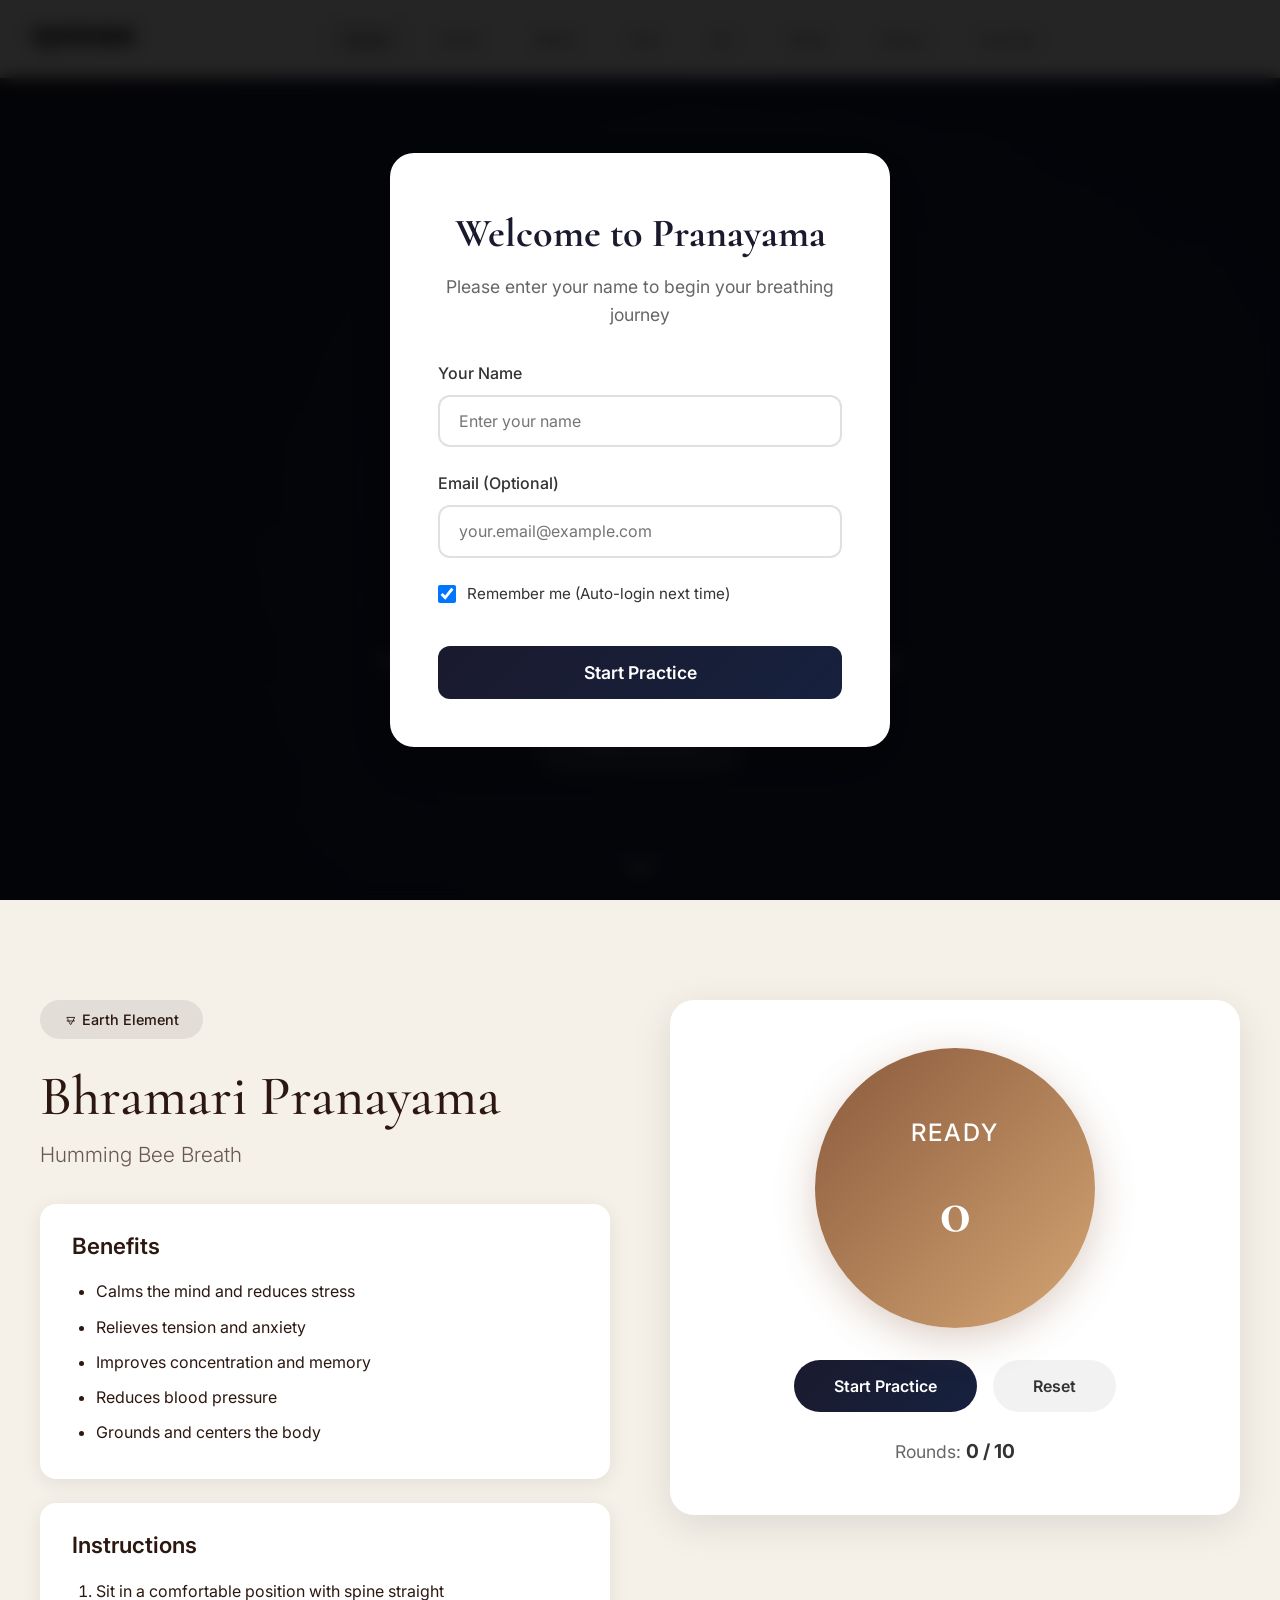
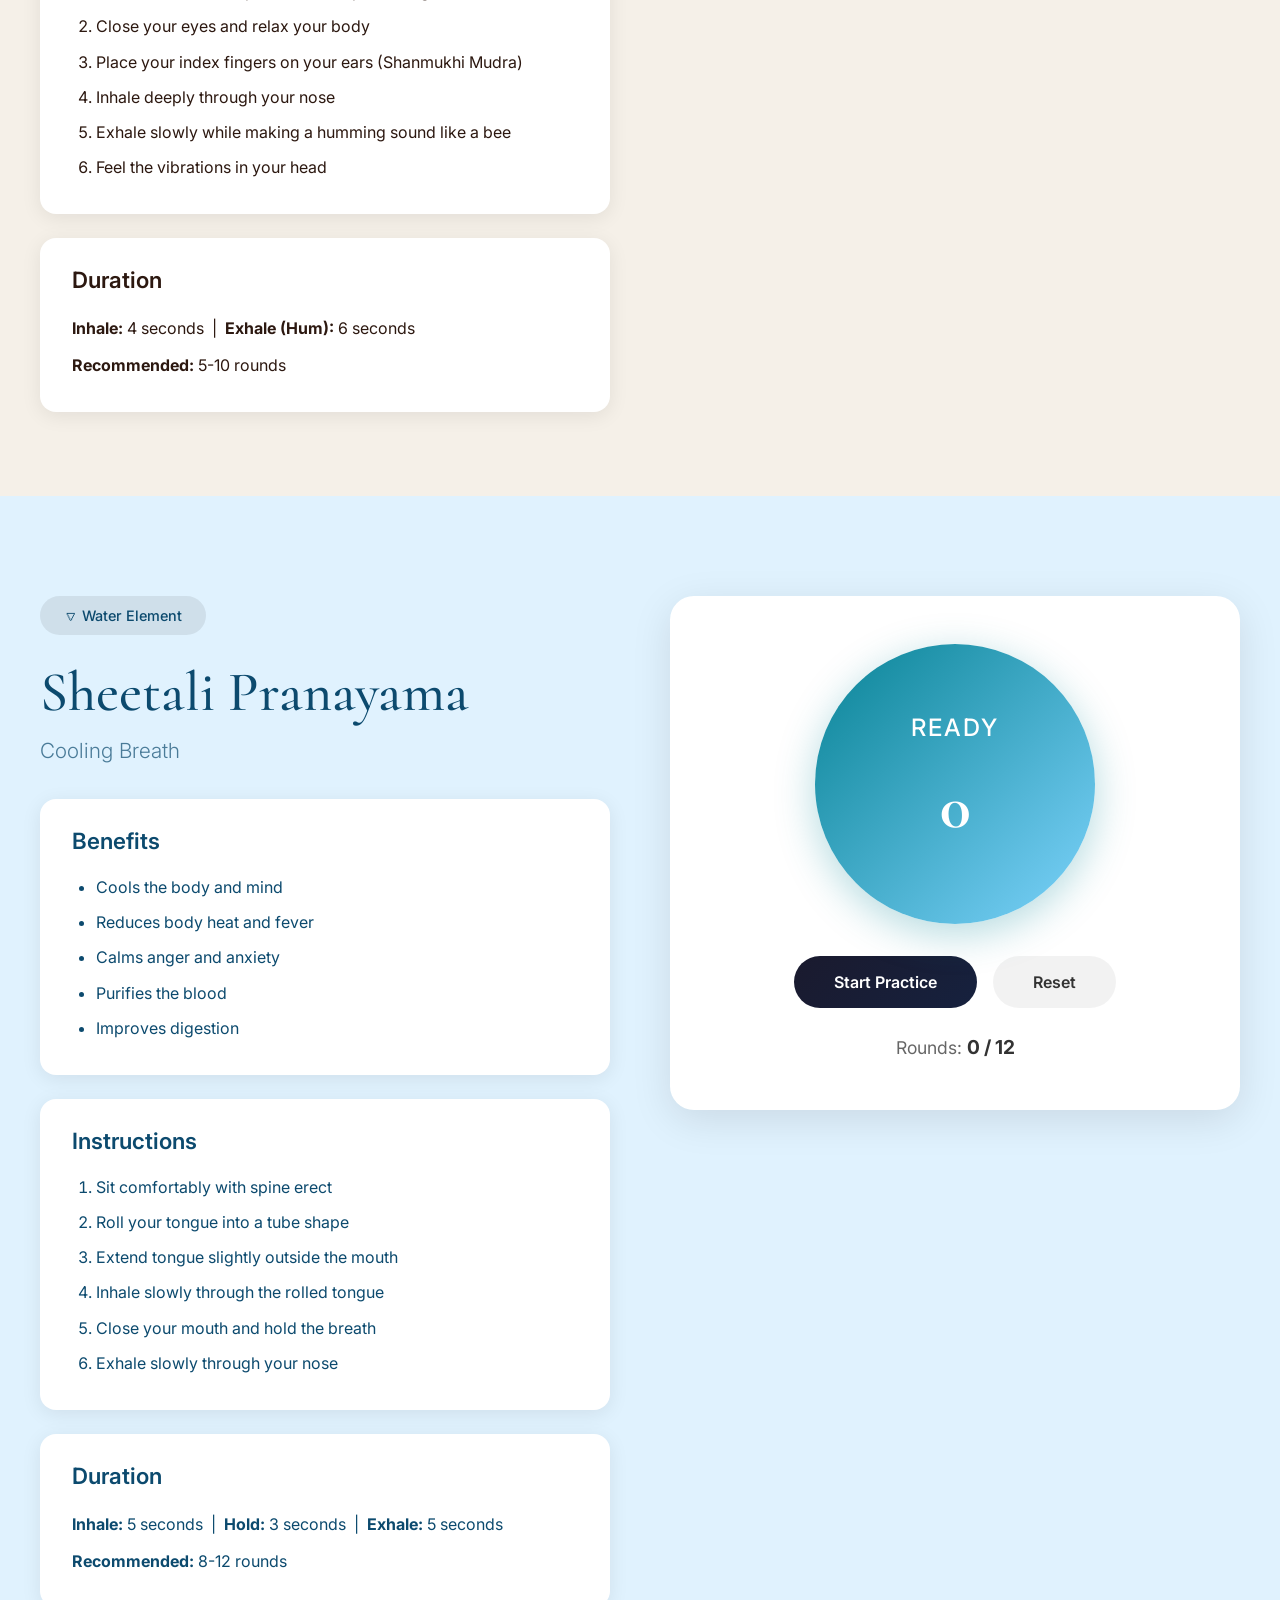
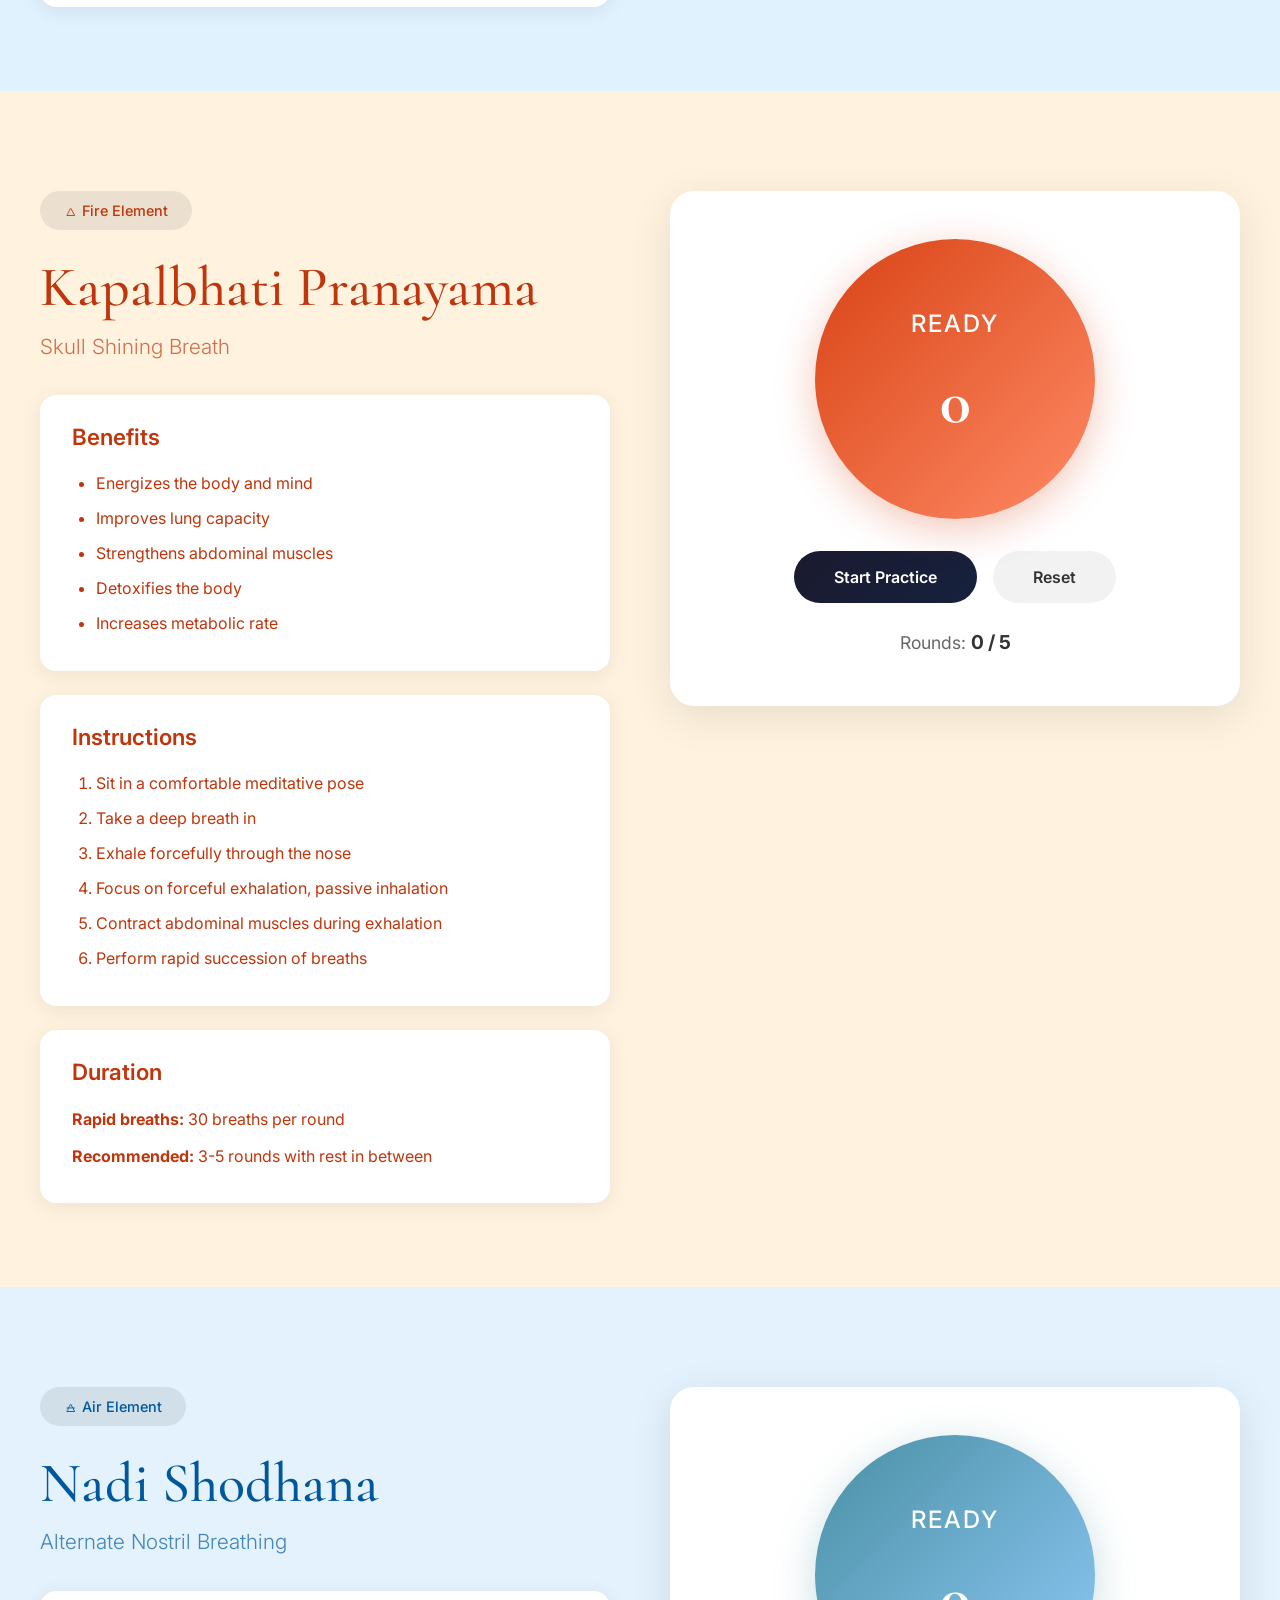
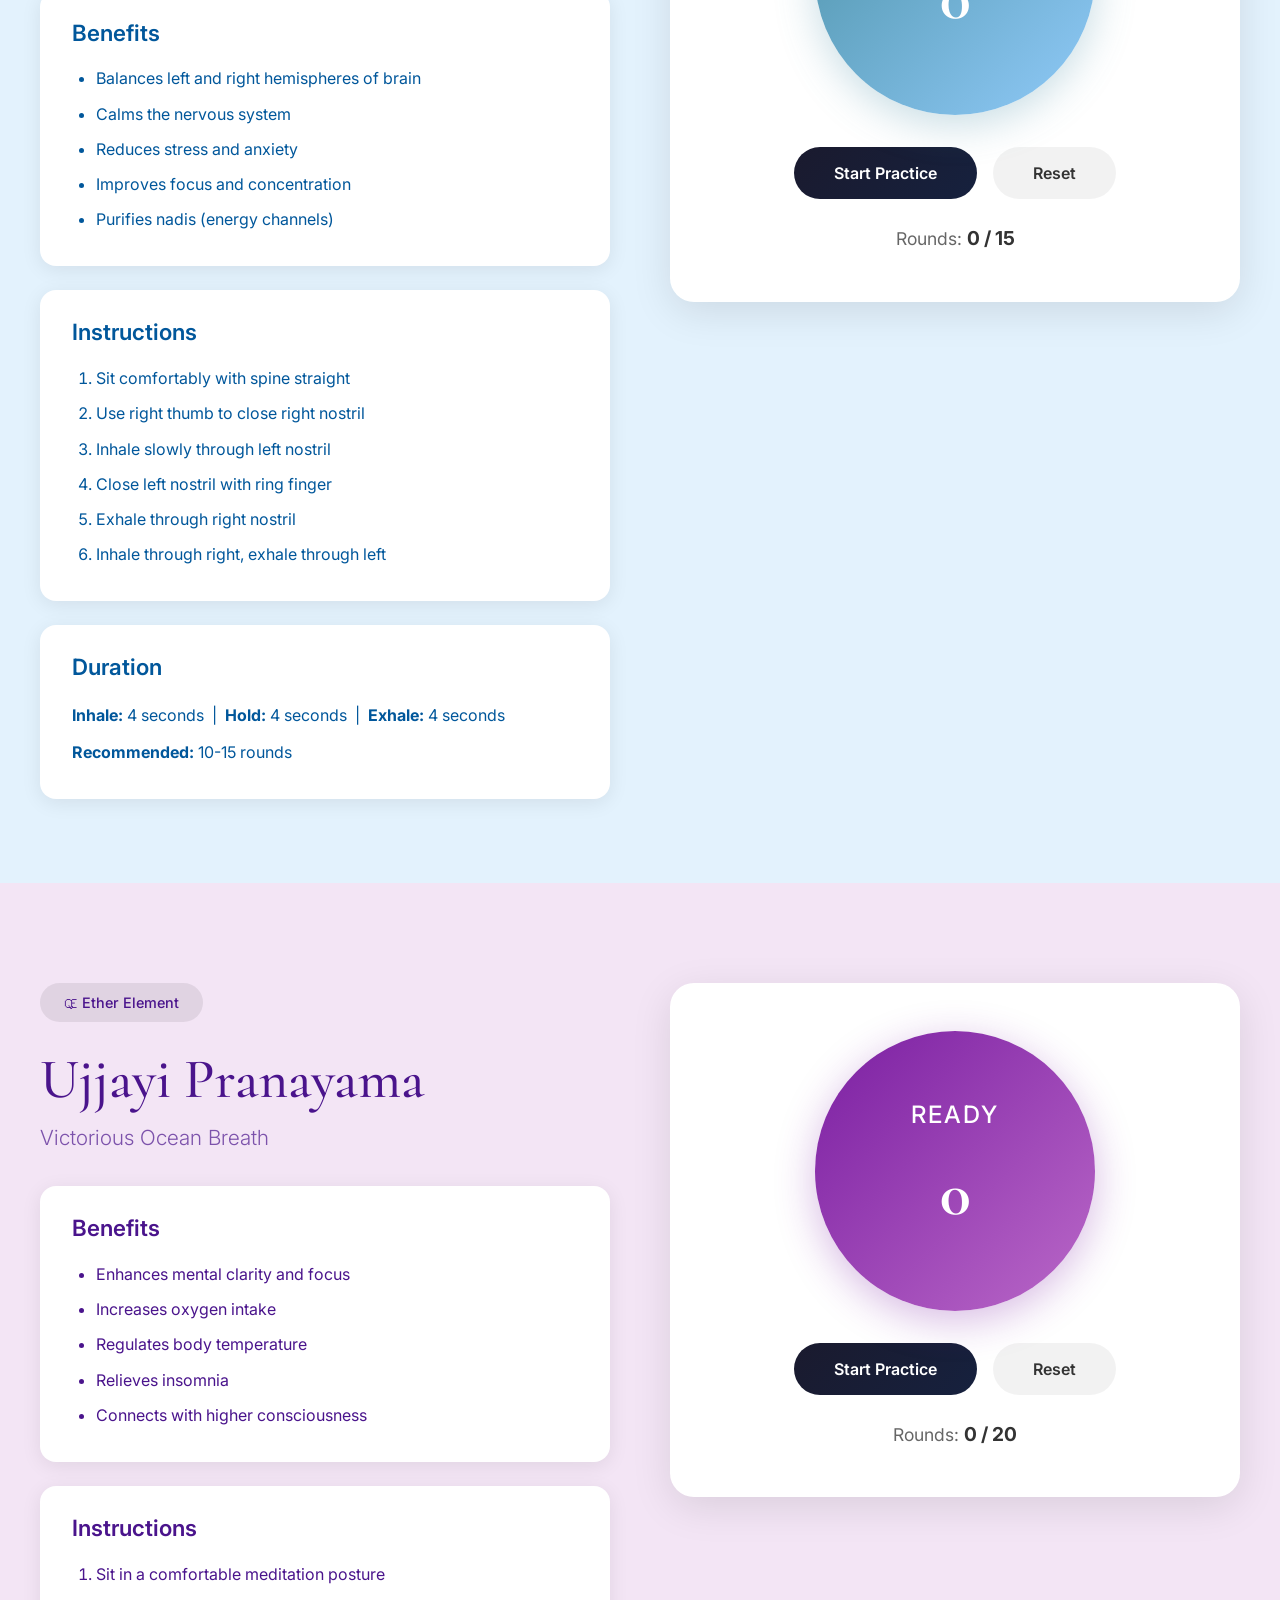
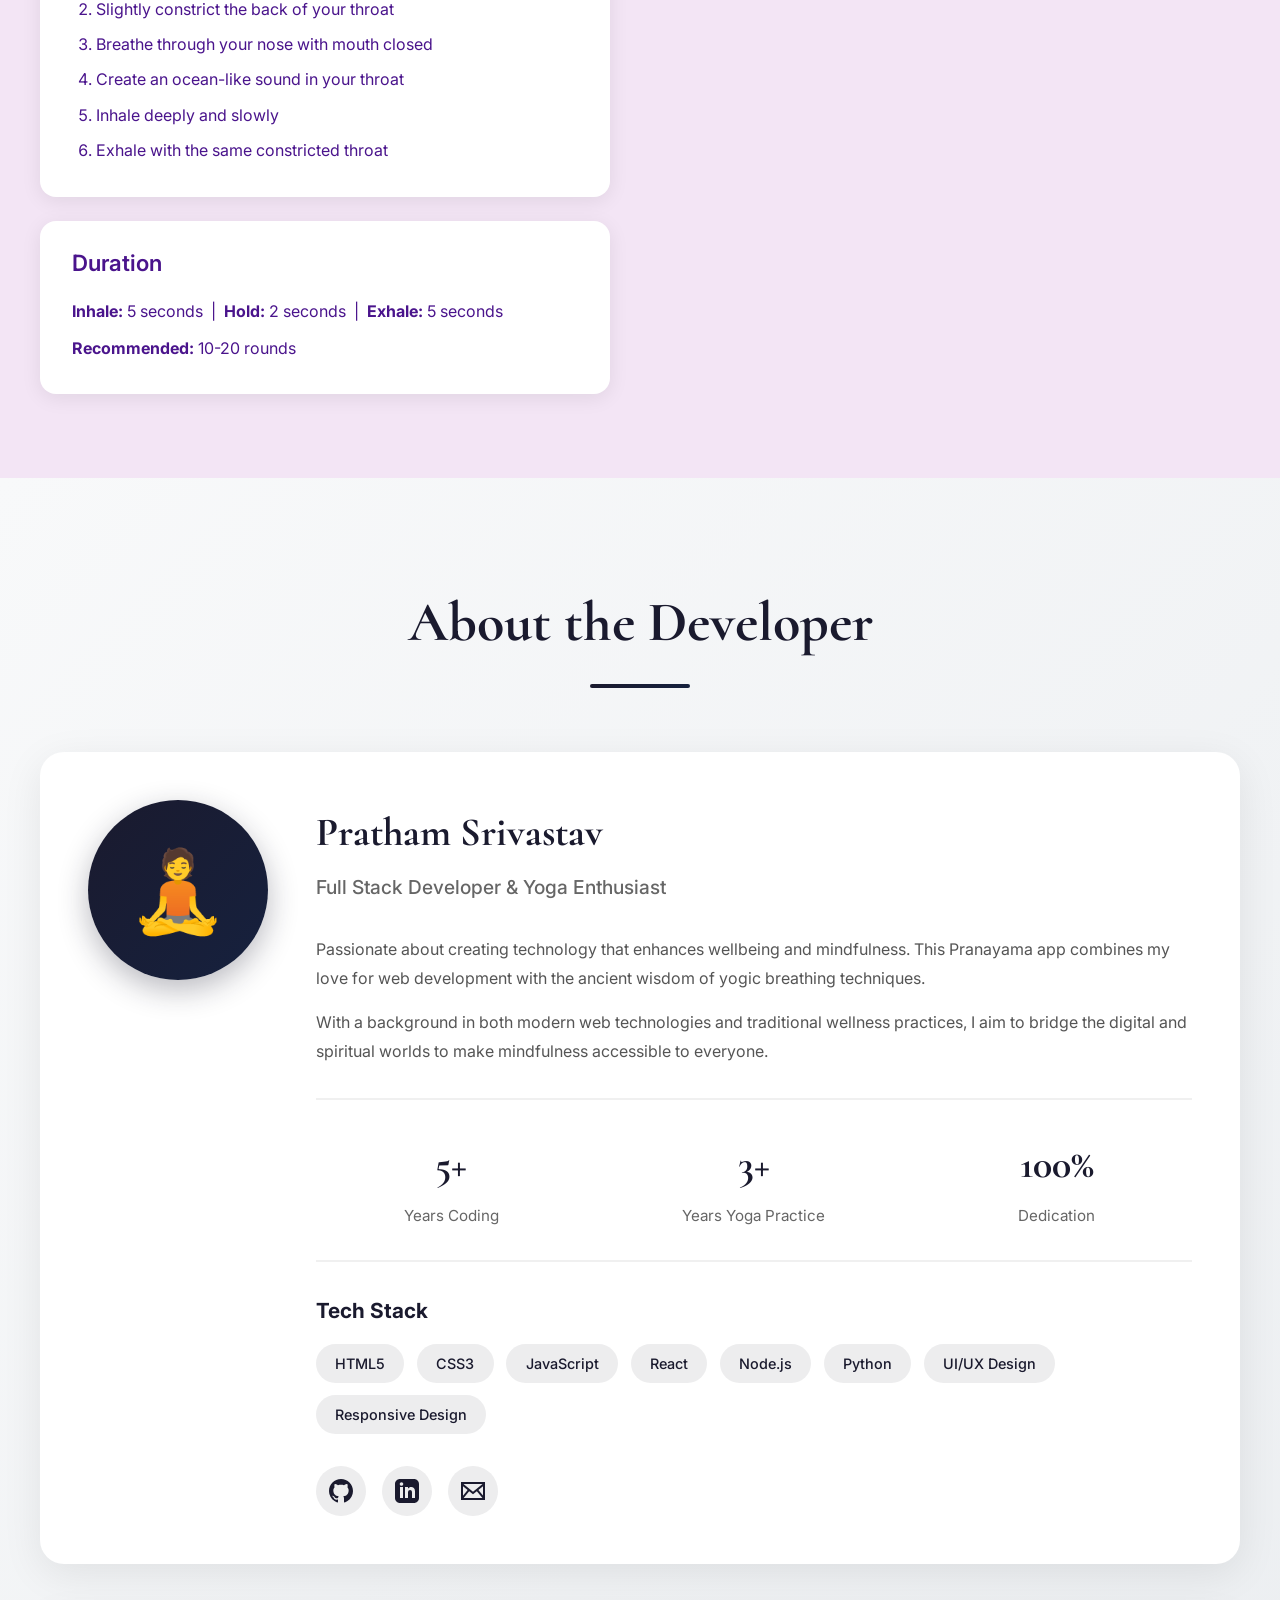
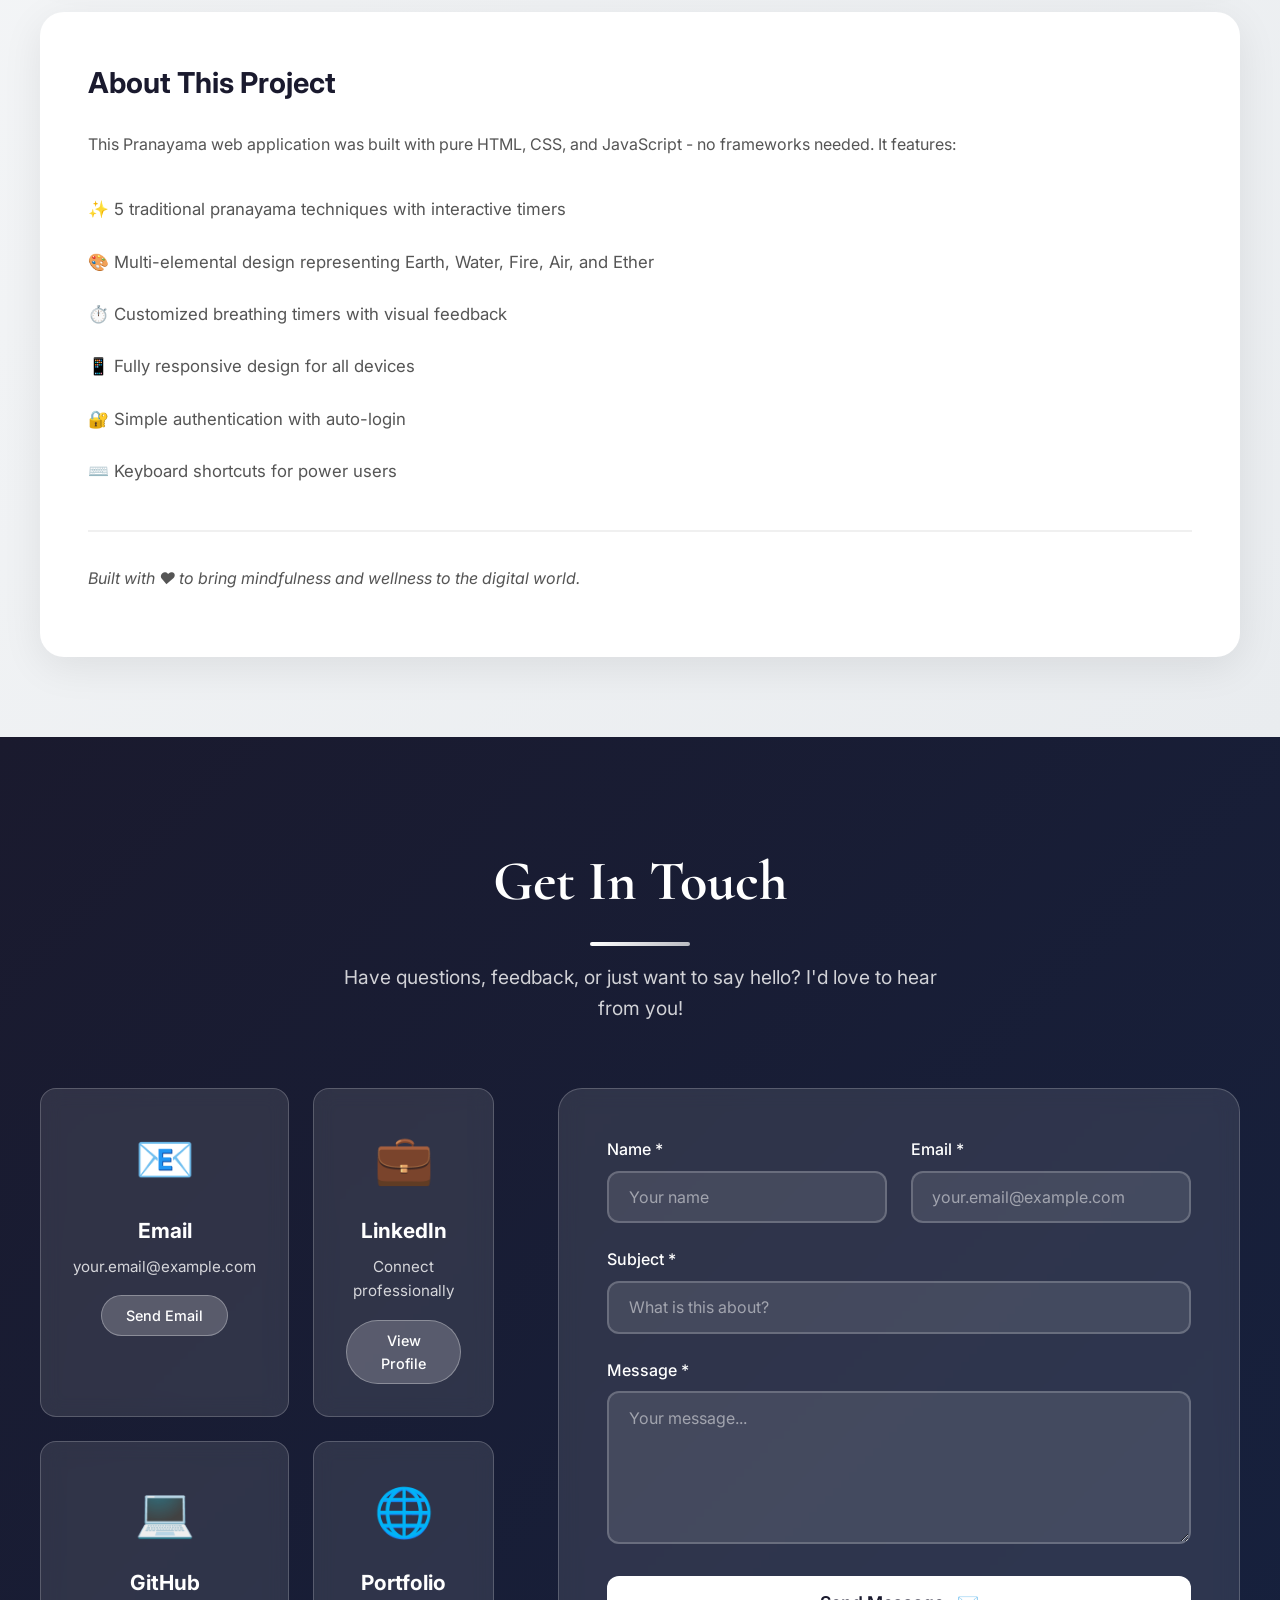
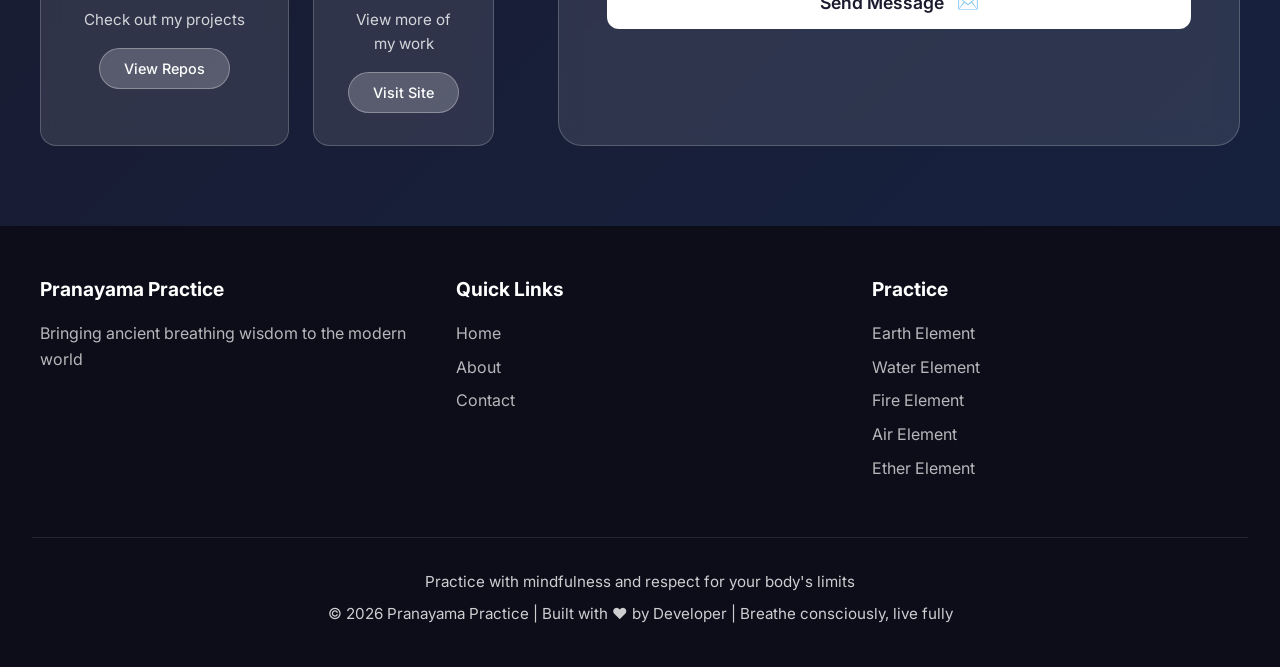
<file: index.html>
<!DOCTYPE html>
<html lang="en">
<head>
    <meta charset="UTF-8">
    <meta name="viewport" content="width=device-width, initial-scale=1.0">
    <title>Pranayama - The Art of Breath</title>
    <link rel="preconnect" href="https://fonts.googleapis.com">
    <link rel="preconnect" href="https://fonts.gstatic.com" crossorigin>
    <link href="https://fonts.googleapis.com/css2?family=Inter:wght@300;400;500;600;700&family=Cormorant:wght@300;400;500;600&display=swap" rel="stylesheet">
    <link rel="stylesheet" href="style.css">
</head>
<body>
    <!-- Authentication Modal -->
    <div id="auth-modal" class="auth-modal">
        <div class="auth-content">
            <div class="auth-header">
                <h2>Welcome to Pranayama</h2>
                <p>Please enter your name to begin your breathing journey</p>
            </div>
            <form id="auth-form" class="auth-form">
                <div class="form-group">
                    <label for="user-name">Your Name</label>
                    <input type="text" id="user-name" name="user-name" placeholder="Enter your name" required autocomplete="name">
                </div>
                <div class="form-group">
                    <label for="user-email">Email (Optional)</label>
                    <input type="email" id="user-email" name="user-email" placeholder="your.email@example.com" autocomplete="email">
                </div>
                <div class="form-group checkbox-group">
                    <label>
                        <input type="checkbox" id="remember-me" checked>
                        <span>Remember me (Auto-login next time)</span>
                    </label>
                </div>
                <button type="submit" class="btn-auth">Start Practice</button>
            </form>
        </div>
    </div>

    <!-- Navigation -->
    <nav class="nav">
        <div class="nav-logo">प्राणायाम</div>
        <div class="nav-links">
            <a href="#hero" class="nav-link active" data-section="hero">Home</a>
            <a href="#earth" class="nav-link" data-section="earth">Earth</a>
            <a href="#water" class="nav-link" data-section="water">Water</a>
            <a href="#fire" class="nav-link" data-section="fire">Fire</a>
            <a href="#air" class="nav-link" data-section="air">Air</a>
            <a href="#ether" class="nav-link" data-section="ether">Ether</a>
            <a href="#about" class="nav-link" data-section="about">About</a>
            <a href="#contact" class="nav-link" data-section="contact">Contact</a>
        </div>
        <div class="nav-user">
            <span id="user-greeting" class="user-greeting"></span>
            <button id="logout-btn" class="btn-logout">Logout</button>
        </div>
    </nav>

    <!-- Hero Section -->
    <section id="hero" class="section hero-section">
        <div class="hero-content">
            <h1 class="hero-title">Pranayama</h1>
            <p class="hero-subtitle">The Art of Conscious Breathing</p>
            <div class="hero-breath-circle">
                <div class="breath-ring"></div>
                <div class="breath-ring"></div>
                <div class="breath-ring"></div>
            </div>
            <p class="hero-tagline">Explore the five elements through ancient breathing techniques</p>
            <a href="#earth" class="hero-cta">Begin Journey</a>
        </div>
        <div class="scroll-indicator">
            <div class="scroll-arrow"></div>
        </div>
    </section>

    <!-- Earth Element - Bhramari (Humming Bee Breath) -->
    <section id="earth" class="section pranayama-section" data-element="earth">
        <div class="pranayama-container">
            <div class="pranayama-info">
                <div class="element-badge">🜃 Earth Element</div>
                <h2 class="pranayama-title">Bhramari Pranayama</h2>
                <p class="pranayama-subtitle">Humming Bee Breath</p>
                
                <div class="info-card">
                    <h3>Benefits</h3>
                    <ul>
                        <li>Calms the mind and reduces stress</li>
                        <li>Relieves tension and anxiety</li>
                        <li>Improves concentration and memory</li>
                        <li>Reduces blood pressure</li>
                        <li>Grounds and centers the body</li>
                    </ul>
                </div>

                <div class="info-card">
                    <h3>Instructions</h3>
                    <ol>
                        <li>Sit in a comfortable position with spine straight</li>
                        <li>Close your eyes and relax your body</li>
                        <li>Place your index fingers on your ears (Shanmukhi Mudra)</li>
                        <li>Inhale deeply through your nose</li>
                        <li>Exhale slowly while making a humming sound like a bee</li>
                        <li>Feel the vibrations in your head</li>
                    </ol>
                </div>

                <div class="info-card">
                    <h3>Duration</h3>
                    <p><strong>Inhale:</strong> 4 seconds &nbsp;|&nbsp; <strong>Exhale (Hum):</strong> 6 seconds</p>
                    <p><strong>Recommended:</strong> 5-10 rounds</p>
                </div>
            </div>

            <div class="pranayama-timer">
                <div class="timer-card">
                    <div class="breath-circle" id="earth-circle">
                        <div class="circle-inner">
                            <span class="breath-phase" id="earth-phase">Ready</span>
                            <span class="breath-count" id="earth-count">0</span>
                        </div>
                    </div>
                    <div class="timer-controls">
                        <button class="btn-primary" id="earth-start">Start Practice</button>
                        <button class="btn-secondary" id="earth-reset">Reset</button>
                    </div>
                    <div class="rounds-counter">
                        <span>Rounds: <strong id="earth-rounds">0 / 10</strong></span>
                    </div>
                </div>
            </div>
        </div>
    </section>

    <!-- Water Element - Sheetali (Cooling Breath) -->
    <section id="water" class="section pranayama-section" data-element="water">
        <div class="pranayama-container">
            <div class="pranayama-info">
                <div class="element-badge">🜄 Water Element</div>
                <h2 class="pranayama-title">Sheetali Pranayama</h2>
                <p class="pranayama-subtitle">Cooling Breath</p>
                
                <div class="info-card">
                    <h3>Benefits</h3>
                    <ul>
                        <li>Cools the body and mind</li>
                        <li>Reduces body heat and fever</li>
                        <li>Calms anger and anxiety</li>
                        <li>Purifies the blood</li>
                        <li>Improves digestion</li>
                    </ul>
                </div>

                <div class="info-card">
                    <h3>Instructions</h3>
                    <ol>
                        <li>Sit comfortably with spine erect</li>
                        <li>Roll your tongue into a tube shape</li>
                        <li>Extend tongue slightly outside the mouth</li>
                        <li>Inhale slowly through the rolled tongue</li>
                        <li>Close your mouth and hold the breath</li>
                        <li>Exhale slowly through your nose</li>
                    </ol>
                </div>

                <div class="info-card">
                    <h3>Duration</h3>
                    <p><strong>Inhale:</strong> 5 seconds &nbsp;|&nbsp; <strong>Hold:</strong> 3 seconds &nbsp;|&nbsp; <strong>Exhale:</strong> 5 seconds</p>
                    <p><strong>Recommended:</strong> 8-12 rounds</p>
                </div>
            </div>

            <div class="pranayama-timer">
                <div class="timer-card">
                    <div class="breath-circle" id="water-circle">
                        <div class="circle-inner">
                            <span class="breath-phase" id="water-phase">Ready</span>
                            <span class="breath-count" id="water-count">0</span>
                        </div>
                    </div>
                    <div class="timer-controls">
                        <button class="btn-primary" id="water-start">Start Practice</button>
                        <button class="btn-secondary" id="water-reset">Reset</button>
                    </div>
                    <div class="rounds-counter">
                        <span>Rounds: <strong id="water-rounds">0 / 12</strong></span>
                    </div>
                </div>
            </div>
        </div>
    </section>

    <!-- Fire Element - Kapalbhati (Skull Shining Breath) -->
    <section id="fire" class="section pranayama-section" data-element="fire">
        <div class="pranayama-container">
            <div class="pranayama-info">
                <div class="element-badge">🜂 Fire Element</div>
                <h2 class="pranayama-title">Kapalbhati Pranayama</h2>
                <p class="pranayama-subtitle">Skull Shining Breath</p>
                
                <div class="info-card">
                    <h3>Benefits</h3>
                    <ul>
                        <li>Energizes the body and mind</li>
                        <li>Improves lung capacity</li>
                        <li>Strengthens abdominal muscles</li>
                        <li>Detoxifies the body</li>
                        <li>Increases metabolic rate</li>
                    </ul>
                </div>

                <div class="info-card">
                    <h3>Instructions</h3>
                    <ol>
                        <li>Sit in a comfortable meditative pose</li>
                        <li>Take a deep breath in</li>
                        <li>Exhale forcefully through the nose</li>
                        <li>Focus on forceful exhalation, passive inhalation</li>
                        <li>Contract abdominal muscles during exhalation</li>
                        <li>Perform rapid succession of breaths</li>
                    </ol>
                </div>

                <div class="info-card">
                    <h3>Duration</h3>
                    <p><strong>Rapid breaths:</strong> 30 breaths per round</p>
                    <p><strong>Recommended:</strong> 3-5 rounds with rest in between</p>
                </div>
            </div>

            <div class="pranayama-timer">
                <div class="timer-card">
                    <div class="breath-circle" id="fire-circle">
                        <div class="circle-inner">
                            <span class="breath-phase" id="fire-phase">Ready</span>
                            <span class="breath-count" id="fire-count">0</span>
                        </div>
                    </div>
                    <div class="timer-controls">
                        <button class="btn-primary" id="fire-start">Start Practice</button>
                        <button class="btn-secondary" id="fire-reset">Reset</button>
                    </div>
                    <div class="rounds-counter">
                        <span>Rounds: <strong id="fire-rounds">0 / 5</strong></span>
                    </div>
                </div>
            </div>
        </div>
    </section>

    <!-- Air Element - Nadi Shodhana (Alternate Nostril Breathing) -->
    <section id="air" class="section pranayama-section" data-element="air">
        <div class="pranayama-container">
            <div class="pranayama-info">
                <div class="element-badge">🜁 Air Element</div>
                <h2 class="pranayama-title">Nadi Shodhana</h2>
                <p class="pranayama-subtitle">Alternate Nostril Breathing</p>
                
                <div class="info-card">
                    <h3>Benefits</h3>
                    <ul>
                        <li>Balances left and right hemispheres of brain</li>
                        <li>Calms the nervous system</li>
                        <li>Reduces stress and anxiety</li>
                        <li>Improves focus and concentration</li>
                        <li>Purifies nadis (energy channels)</li>
                    </ul>
                </div>

                <div class="info-card">
                    <h3>Instructions</h3>
                    <ol>
                        <li>Sit comfortably with spine straight</li>
                        <li>Use right thumb to close right nostril</li>
                        <li>Inhale slowly through left nostril</li>
                        <li>Close left nostril with ring finger</li>
                        <li>Exhale through right nostril</li>
                        <li>Inhale through right, exhale through left</li>
                    </ol>
                </div>

                <div class="info-card">
                    <h3>Duration</h3>
                    <p><strong>Inhale:</strong> 4 seconds &nbsp;|&nbsp; <strong>Hold:</strong> 4 seconds &nbsp;|&nbsp; <strong>Exhale:</strong> 4 seconds</p>
                    <p><strong>Recommended:</strong> 10-15 rounds</p>
                </div>
            </div>

            <div class="pranayama-timer">
                <div class="timer-card">
                    <div class="breath-circle" id="air-circle">
                        <div class="circle-inner">
                            <span class="breath-phase" id="air-phase">Ready</span>
                            <span class="breath-count" id="air-count">0</span>
                        </div>
                    </div>
                    <div class="timer-controls">
                        <button class="btn-primary" id="air-start">Start Practice</button>
                        <button class="btn-secondary" id="air-reset">Reset</button>
                    </div>
                    <div class="rounds-counter">
                        <span>Rounds: <strong id="air-rounds">0 / 15</strong></span>
                    </div>
                </div>
            </div>
        </div>
    </section>

    <!-- Ether Element - Ujjayi (Ocean Breath) -->
    <section id="ether" class="section pranayama-section" data-element="ether">
        <div class="pranayama-container">
            <div class="pranayama-info">
                <div class="element-badge">🜀 Ether Element</div>
                <h2 class="pranayama-title">Ujjayi Pranayama</h2>
                <p class="pranayama-subtitle">Victorious Ocean Breath</p>
                
                <div class="info-card">
                    <h3>Benefits</h3>
                    <ul>
                        <li>Enhances mental clarity and focus</li>
                        <li>Increases oxygen intake</li>
                        <li>Regulates body temperature</li>
                        <li>Relieves insomnia</li>
                        <li>Connects with higher consciousness</li>
                    </ul>
                </div>

                <div class="info-card">
                    <h3>Instructions</h3>
                    <ol>
                        <li>Sit in a comfortable meditation posture</li>
                        <li>Slightly constrict the back of your throat</li>
                        <li>Breathe through your nose with mouth closed</li>
                        <li>Create an ocean-like sound in your throat</li>
                        <li>Inhale deeply and slowly</li>
                        <li>Exhale with the same constricted throat</li>
                    </ol>
                </div>

                <div class="info-card">
                    <h3>Duration</h3>
                    <p><strong>Inhale:</strong> 5 seconds &nbsp;|&nbsp; <strong>Hold:</strong> 2 seconds &nbsp;|&nbsp; <strong>Exhale:</strong> 5 seconds</p>
                    <p><strong>Recommended:</strong> 10-20 rounds</p>
                </div>
            </div>

            <div class="pranayama-timer">
                <div class="timer-card">
                    <div class="breath-circle" id="ether-circle">
                        <div class="circle-inner">
                            <span class="breath-phase" id="ether-phase">Ready</span>
                            <span class="breath-count" id="ether-count">0</span>
                        </div>
                    </div>
                    <div class="timer-controls">
                        <button class="btn-primary" id="ether-start">Start Practice</button>
                        <button class="btn-secondary" id="ether-reset">Reset</button>
                    </div>
                    <div class="rounds-counter">
                        <span>Rounds: <strong id="ether-rounds">0 / 20</strong></span>
                    </div>
                </div>
            </div>
        </div>
    </section>

    <!-- About Developer Section -->
    <section id="about" class="section about-section">
        <div class="about-container">
            <div class="about-header">
                <h2 class="section-title">About the Developer</h2>
                <div class="title-underline"></div>
            </div>
            
            <div class="about-content">
                <div class="developer-card">
                    <div class="developer-avatar">
                        <div class="avatar-circle">
                            <span class="avatar-text">🧘</span>
                        </div>
                    </div>
                    
                    <div class="developer-info">
                        <h3 class="developer-name">Pratham Srivastav</h3>
                        <p class="developer-title">Full Stack Developer & Yoga Enthusiast</p>
                        
                        <div class="developer-bio">
                            <p>Passionate about creating technology that enhances wellbeing and mindfulness. This Pranayama app combines my love for web development with the ancient wisdom of yogic breathing techniques.</p>
                            
                            <p>With a background in both modern web technologies and traditional wellness practices, I aim to bridge the digital and spiritual worlds to make mindfulness accessible to everyone.</p>
                        </div>
                        
                        <div class="developer-stats">
                            <div class="stat-item">
                                <span class="stat-number">5+</span>
                                <span class="stat-label">Years Coding</span>
                            </div>
                            <div class="stat-item">
                                <span class="stat-number">3+</span>
                                <span class="stat-label">Years Yoga Practice</span>
                            </div>
                            <div class="stat-item">
                                <span class="stat-number">100%</span>
                                <span class="stat-label">Dedication</span>
                            </div>
                        </div>
                        
                        <div class="developer-skills">
                            <h4>Tech Stack</h4>
                            <div class="skills-tags">
                                <span class="skill-tag">HTML5</span>
                                <span class="skill-tag">CSS3</span>
                                <span class="skill-tag">JavaScript</span>
                                <span class="skill-tag">React</span>
                                <span class="skill-tag">Node.js</span>
                                <span class="skill-tag">Python</span>
                                <span class="skill-tag">UI/UX Design</span>
                                <span class="skill-tag">Responsive Design</span>
                            </div>
                        </div>
                        
                        <div class="social-links">
                            <a href="https://github.com/Initial2005" target="_blank" class="social-link" aria-label="GitHub">
                                <svg width="24" height="24" viewBox="0 0 24 24" fill="currentColor">
                                    <path d="M12 0c-6.626 0-12 5.373-12 12 0 5.302 3.438 9.8 8.207 11.387.599.111.793-.261.793-.577v-2.234c-3.338.726-4.033-1.416-4.033-1.416-.546-1.387-1.333-1.756-1.333-1.756-1.089-.745.083-.729.083-.729 1.205.084 1.839 1.237 1.839 1.237 1.07 1.834 2.807 1.304 3.492.997.107-.775.418-1.305.762-1.604-2.665-.305-5.467-1.334-5.467-5.931 0-1.311.469-2.381 1.236-3.221-.124-.303-.535-1.524.117-3.176 0 0 1.008-.322 3.301 1.23.957-.266 1.983-.399 3.003-.404 1.02.005 2.047.138 3.006.404 2.291-1.552 3.297-1.23 3.297-1.23.653 1.653.242 2.874.118 3.176.77.84 1.235 1.911 1.235 3.221 0 4.609-2.807 5.624-5.479 5.921.43.372.823 1.102.823 2.222v3.293c0 .319.192.694.801.576 4.765-1.589 8.199-6.086 8.199-11.386 0-6.627-5.373-12-12-12z"/>
                                </svg>
                            </a>
                            <a href="https://linkedin.com/in/pratham-srivastav-2a2537284" target="_blank" class="social-link" aria-label="LinkedIn">
                                <svg width="24" height="24" viewBox="0 0 24 24" fill="currentColor">
                                    <path d="M19 0h-14c-2.761 0-5 2.239-5 5v14c0 2.761 2.239 5 5 5h14c2.762 0 5-2.239 5-5v-14c0-2.761-2.238-5-5-5zm-11 19h-3v-11h3v11zm-1.5-12.268c-.966 0-1.75-.79-1.75-1.764s.784-1.764 1.75-1.764 1.75.79 1.75 1.764-.783 1.764-1.75 1.764zm13.5 12.268h-3v-5.604c0-3.368-4-3.113-4 0v5.604h-3v-11h3v1.765c1.396-2.586 7-2.777 7 2.476v6.759z"/>
                                </svg>
                            </a>
                            <a href="mailto:prathamkartiksrivastav@hotmail.com" class="social-link" aria-label="Email">
                                <svg width="24" height="24" viewBox="0 0 24 24" fill="currentColor">
                                    <path d="M0 3v18h24v-18h-24zm6.623 7.929l-4.623 5.712v-9.458l4.623 3.746zm-4.141-5.929h19.035l-9.517 7.713-9.518-7.713zm5.694 7.188l3.824 3.099 3.83-3.104 5.612 6.817h-18.779l5.513-6.812zm9.208-1.264l4.616-3.741v9.348l-4.616-5.607z"/>
                                </svg>
                            </a>
                        </div>
                    </div>
                </div>
                
                <div class="project-info">
                    <h4>About This Project</h4>
                    <p>This Pranayama web application was built with pure HTML, CSS, and JavaScript - no frameworks needed. It features:</p>
                    <ul class="project-features">
                        <li>✨ 5 traditional pranayama techniques with interactive timers</li>
                        <li>🎨 Multi-elemental design representing Earth, Water, Fire, Air, and Ether</li>
                        <li>⏱️ Customized breathing timers with visual feedback</li>
                        <li>📱 Fully responsive design for all devices</li>
                        <li>🔐 Simple authentication with auto-login</li>
                        <li>⌨️ Keyboard shortcuts for power users</li>
                    </ul>
                    <p class="project-note">Built with ❤️ to bring mindfulness and wellness to the digital world.</p>
                </div>
            </div>
        </div>
    </section>

    <!-- Contact Section -->
    <section id="contact" class="section contact-section">
        <div class="contact-container">
            <div class="contact-header">
                <h2 class="section-title">Get In Touch</h2>
                <div class="title-underline"></div>
                <p class="section-subtitle">Have questions, feedback, or just want to say hello? I'd love to hear from you!</p>
            </div>
            
            <div class="contact-content">
                <div class="contact-info">
                    <div class="contact-card">
                        <div class="contact-icon">📧</div>
                        <h3>Email</h3>
                        <p>your.email@example.com</p>
                        <a href="mailto:your.email@example.com" class="contact-link">Send Email</a>
                    </div>
                    
                    <div class="contact-card">
                        <div class="contact-icon">💼</div>
                        <h3>LinkedIn</h3>
                        <p>Connect professionally</p>
                        <a href="https://linkedin.com/in/yourusername" target="_blank" class="contact-link">View Profile</a>
                    </div>
                    
                    <div class="contact-card">
                        <div class="contact-icon">💻</div>
                        <h3>GitHub</h3>
                        <p>Check out my projects</p>
                        <a href="https://github.com/yourusername" target="_blank" class="contact-link">View Repos</a>
                    </div>
                    
                    <div class="contact-card">
                        <div class="contact-icon">🌐</div>
                        <h3>Portfolio</h3>
                        <p>View more of my work</p>
                        <a href="https://yourportfolio.com" target="_blank" class="contact-link">Visit Site</a>
                    </div>
                </div>
                
                <div class="contact-form-wrapper">
                    <form id="contact-form" class="contact-form">
                        <div class="form-row">
                            <div class="form-group">
                                <label for="contact-name">Name *</label>
                                <input type="text" id="contact-name" name="name" required placeholder="Your name">
                            </div>
                            
                            <div class="form-group">
                                <label for="contact-email">Email *</label>
                                <input type="email" id="contact-email" name="email" required placeholder="your.email@example.com">
                            </div>
                        </div>
                        
                        <div class="form-group">
                            <label for="contact-subject">Subject *</label>
                            <input type="text" id="contact-subject" name="subject" required placeholder="What is this about?">
                        </div>
                        
                        <div class="form-group">
                            <label for="contact-message">Message *</label>
                            <textarea id="contact-message" name="message" rows="6" required placeholder="Your message..."></textarea>
                        </div>
                        
                        <button type="submit" class="btn-submit">
                            <span class="btn-text">Send Message</span>
                            <span class="btn-icon">✉️</span>
                        </button>
                        
                        <div id="form-status" class="form-status"></div>
                    </form>
                </div>
            </div>
        </div>
    </section>

    <!-- Footer -->
    <footer class="footer">
        <div class="footer-content">
            <div class="footer-section">
                <h4>Pranayama Practice</h4>
                <p>Bringing ancient breathing wisdom to the modern world</p>
            </div>
            <div class="footer-section">
                <h4>Quick Links</h4>
                <a href="#hero">Home</a>
                <a href="#about">About</a>
                <a href="#contact">Contact</a>
            </div>
            <div class="footer-section">
                <h4>Practice</h4>
                <a href="#earth">Earth Element</a>
                <a href="#water">Water Element</a>
                <a href="#fire">Fire Element</a>
                <a href="#air">Air Element</a>
                <a href="#ether">Ether Element</a>
            </div>
        </div>
        <div class="footer-bottom">
            <p>Practice with mindfulness and respect for your body's limits</p>
            <p>© 2026 Pranayama Practice | Built with ❤️ by <span id="footer-developer-name">Developer</span> | Breathe consciously, live fully</p>
        </div>
    </footer>

    <script src="script.js"></script>
</body>
</html>
</file>
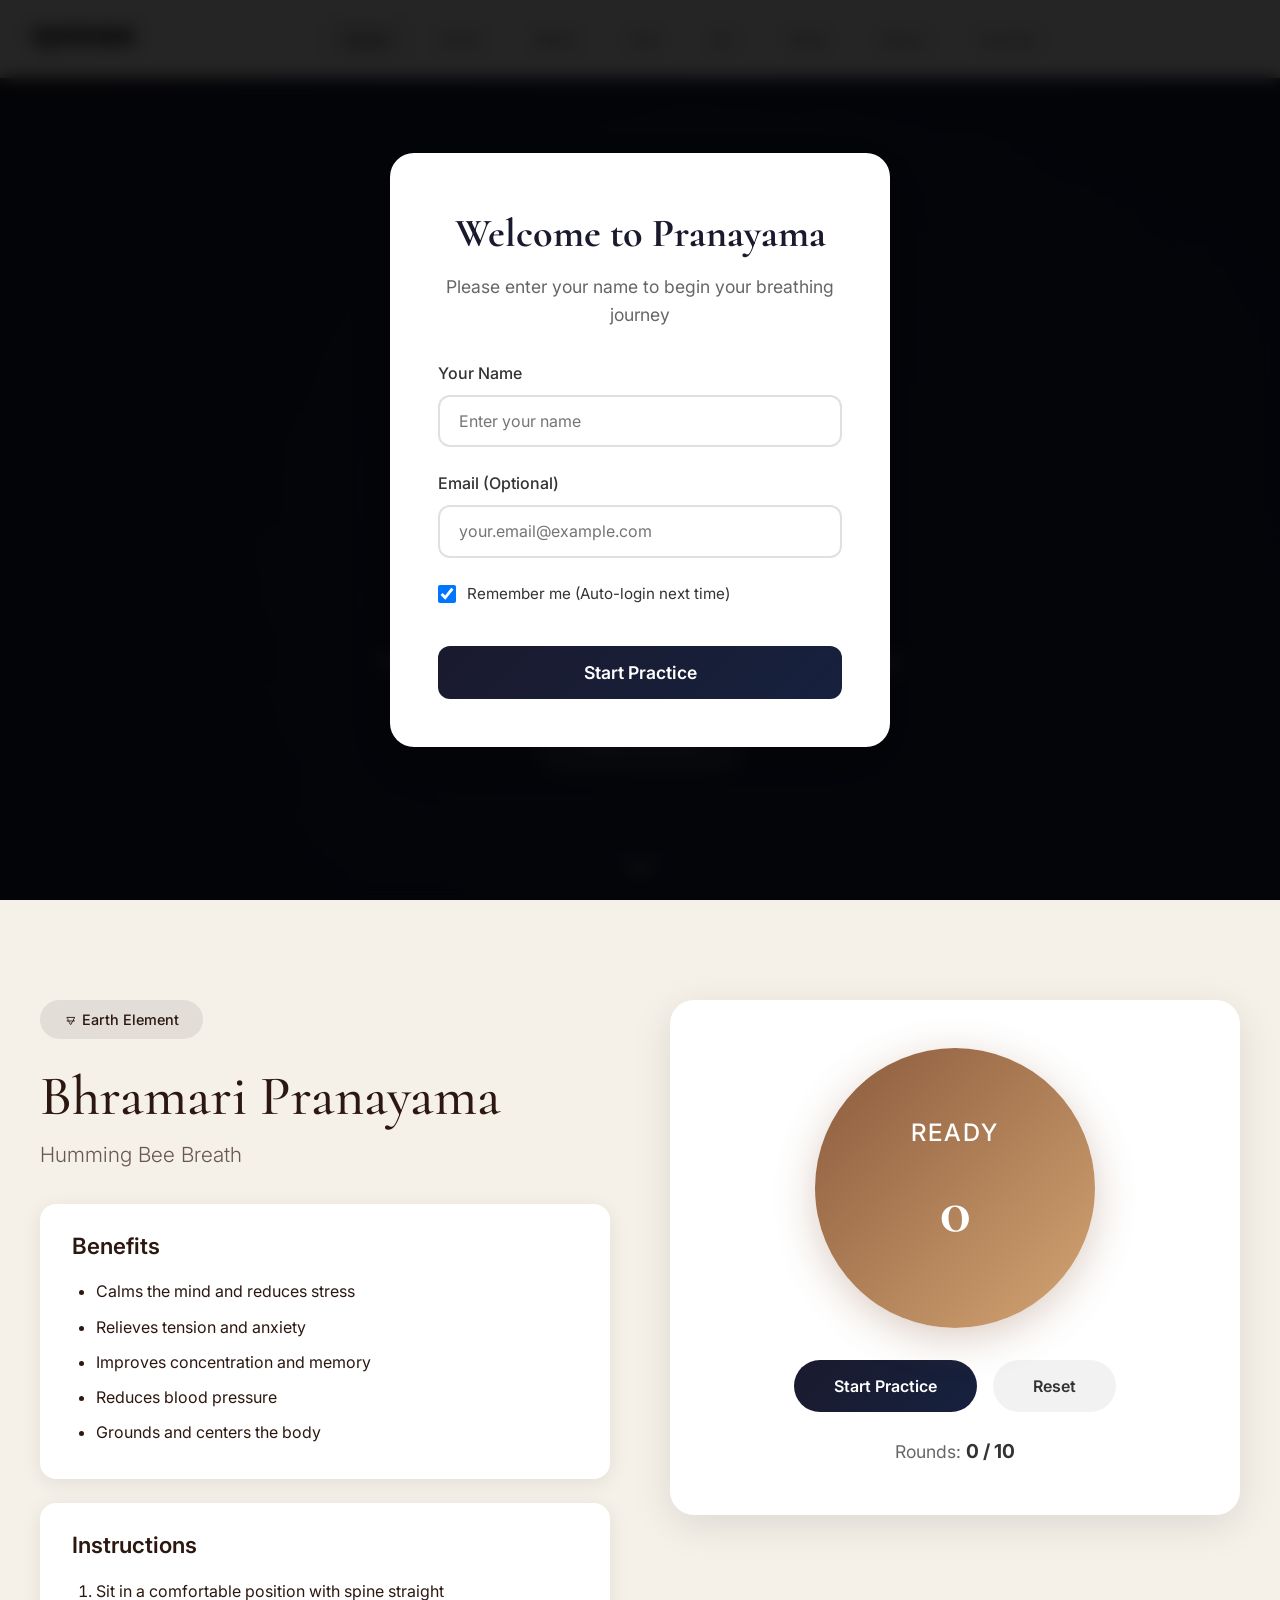
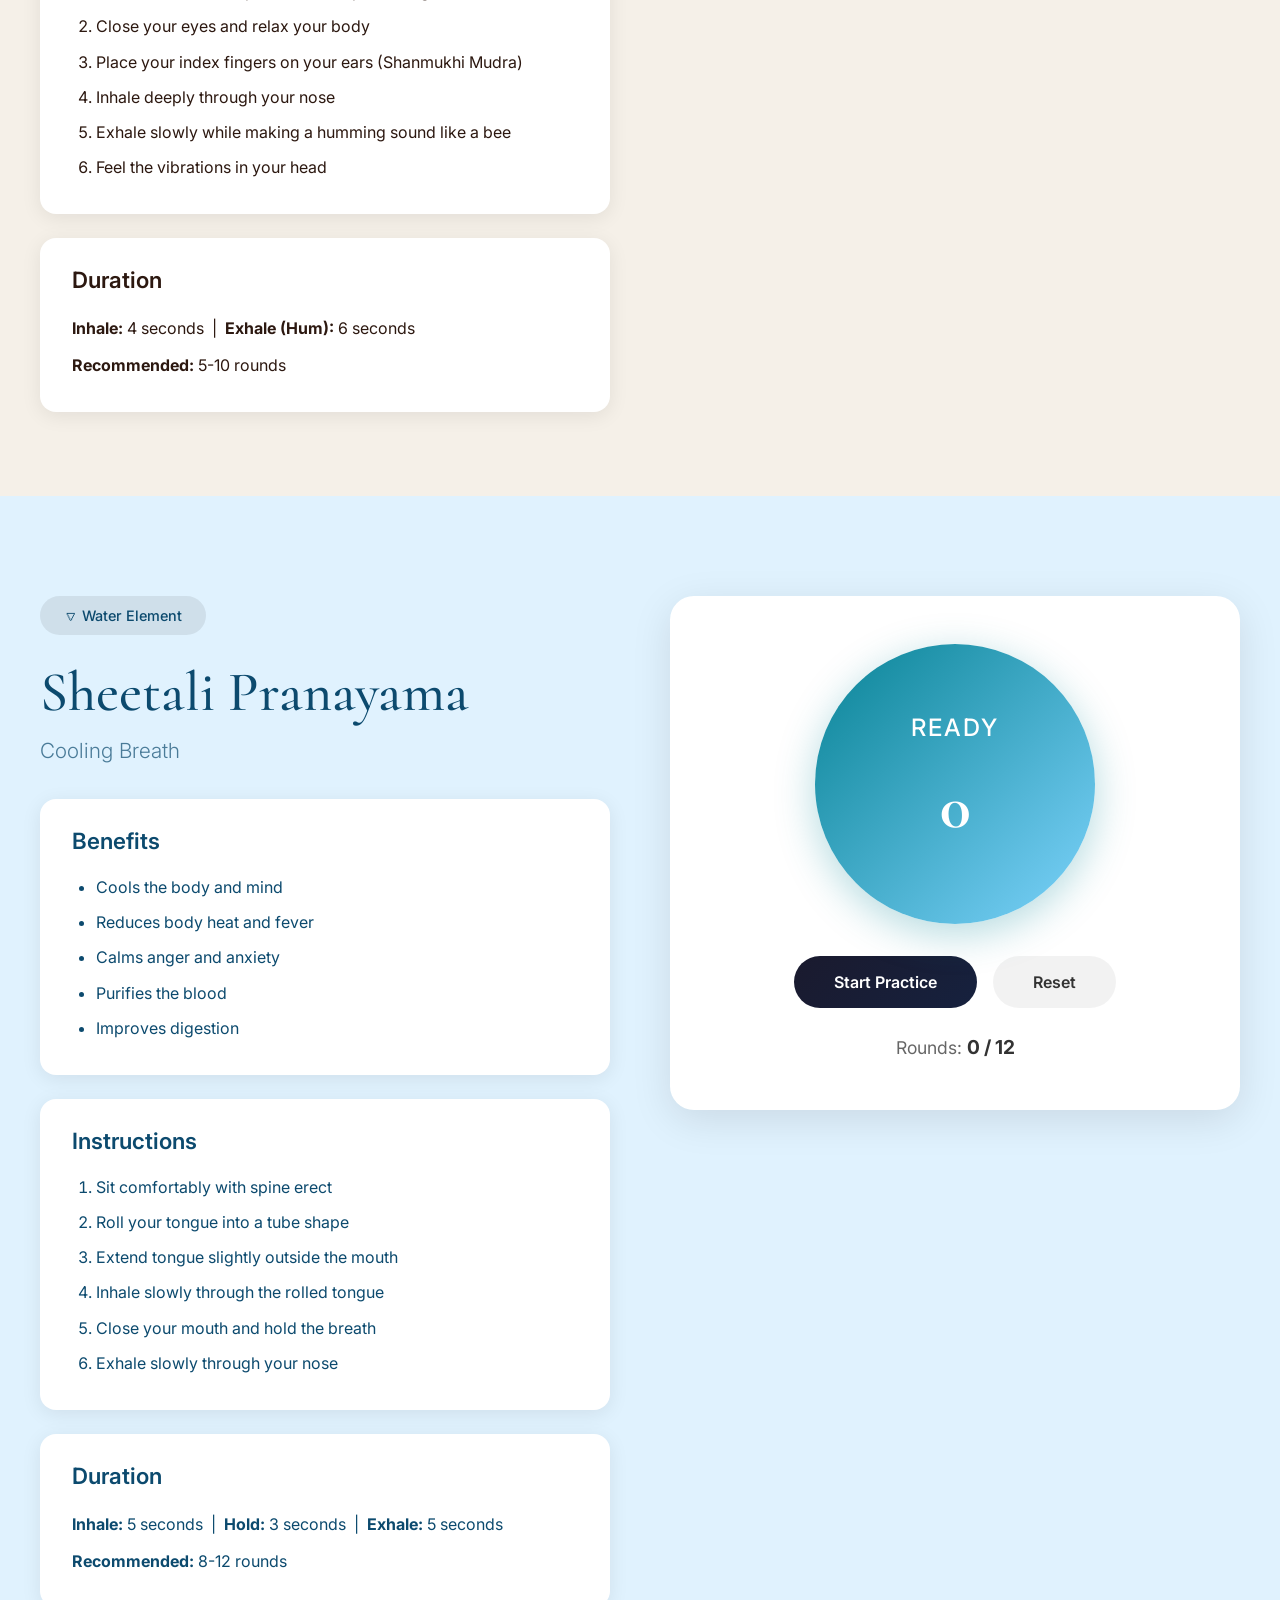
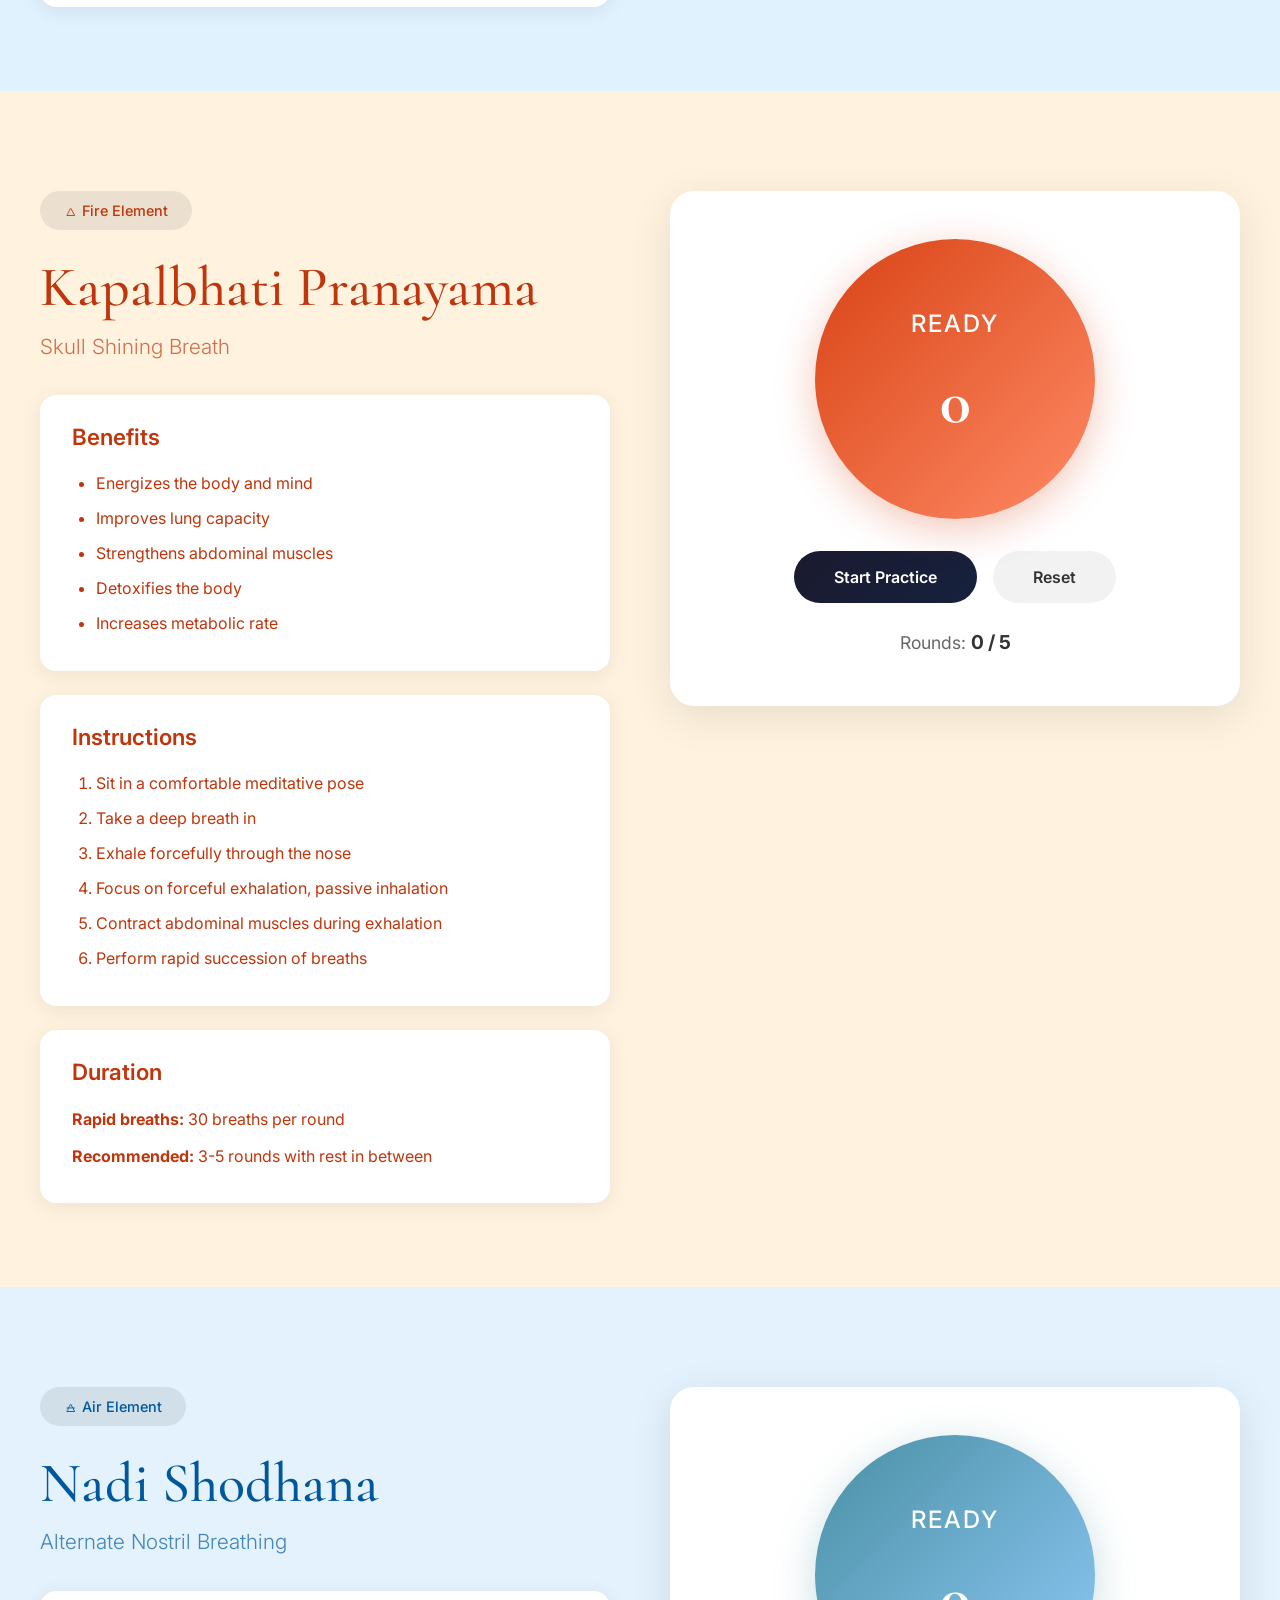
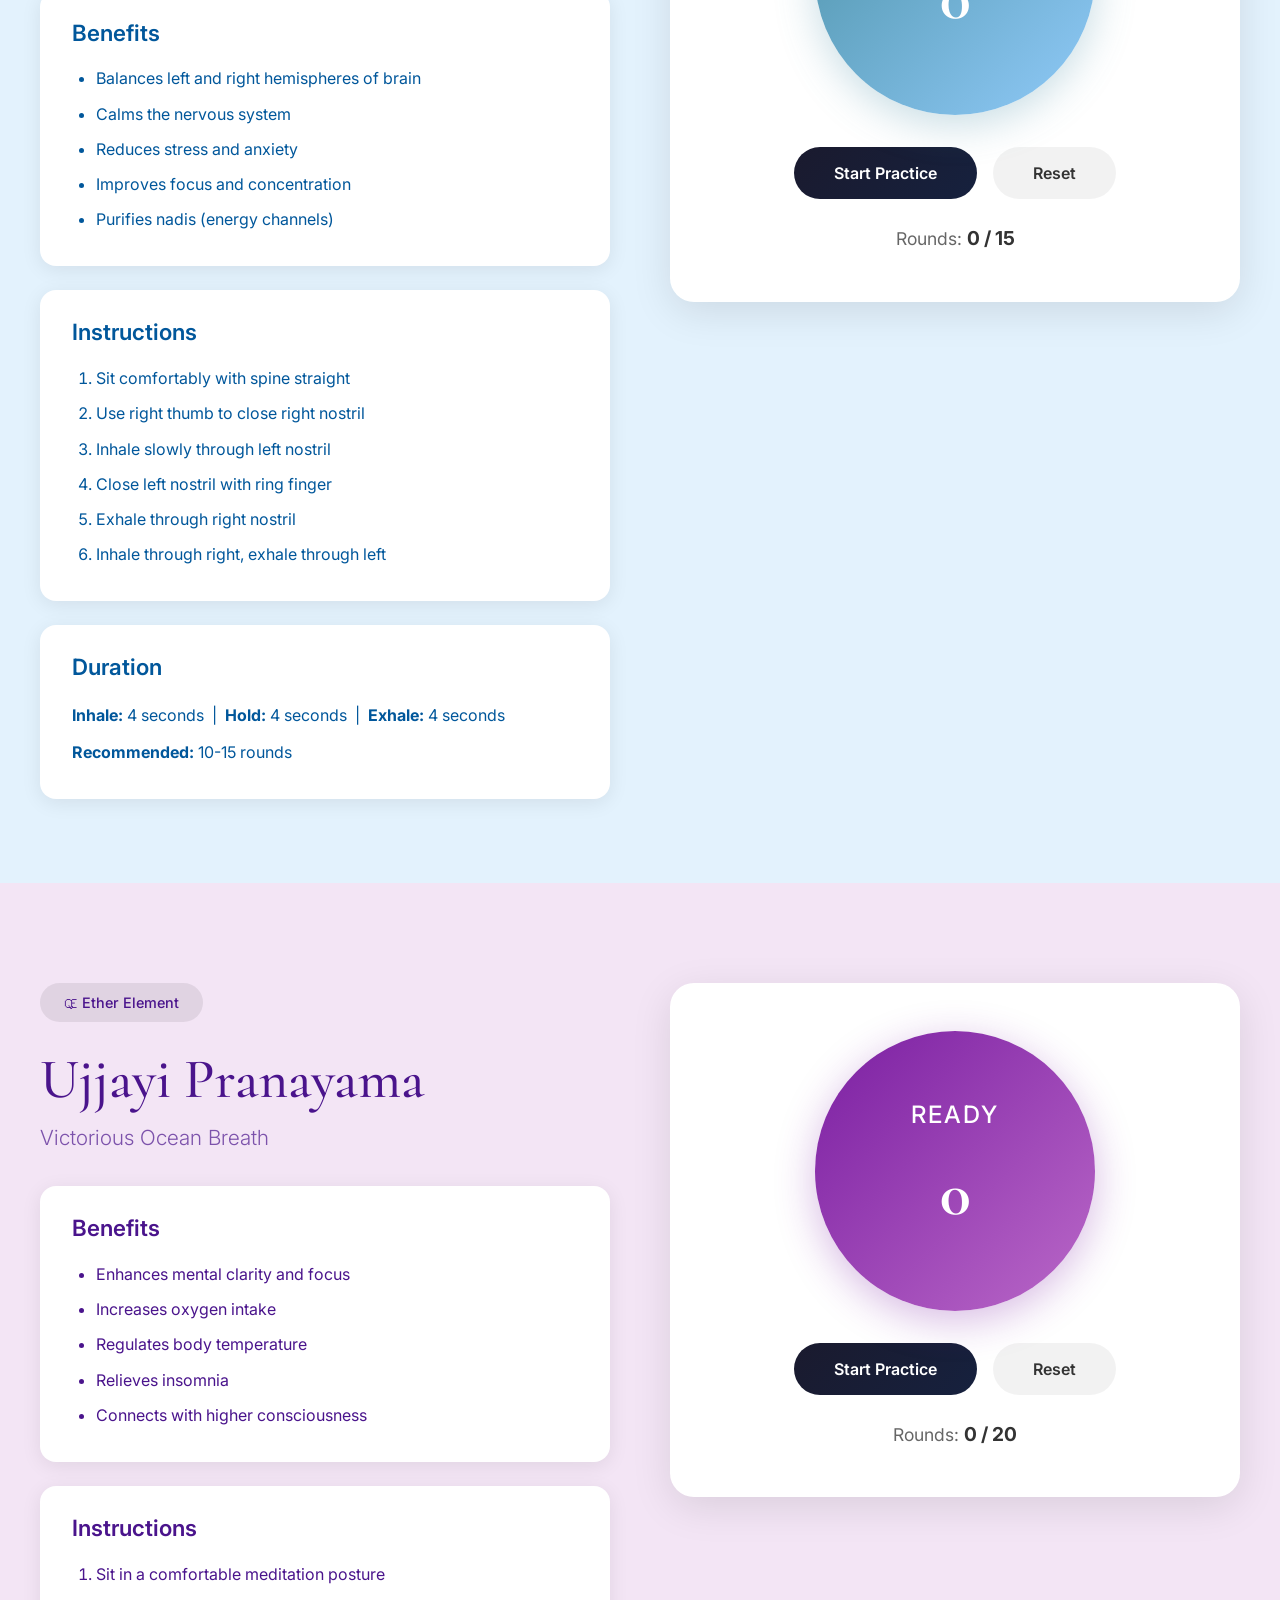
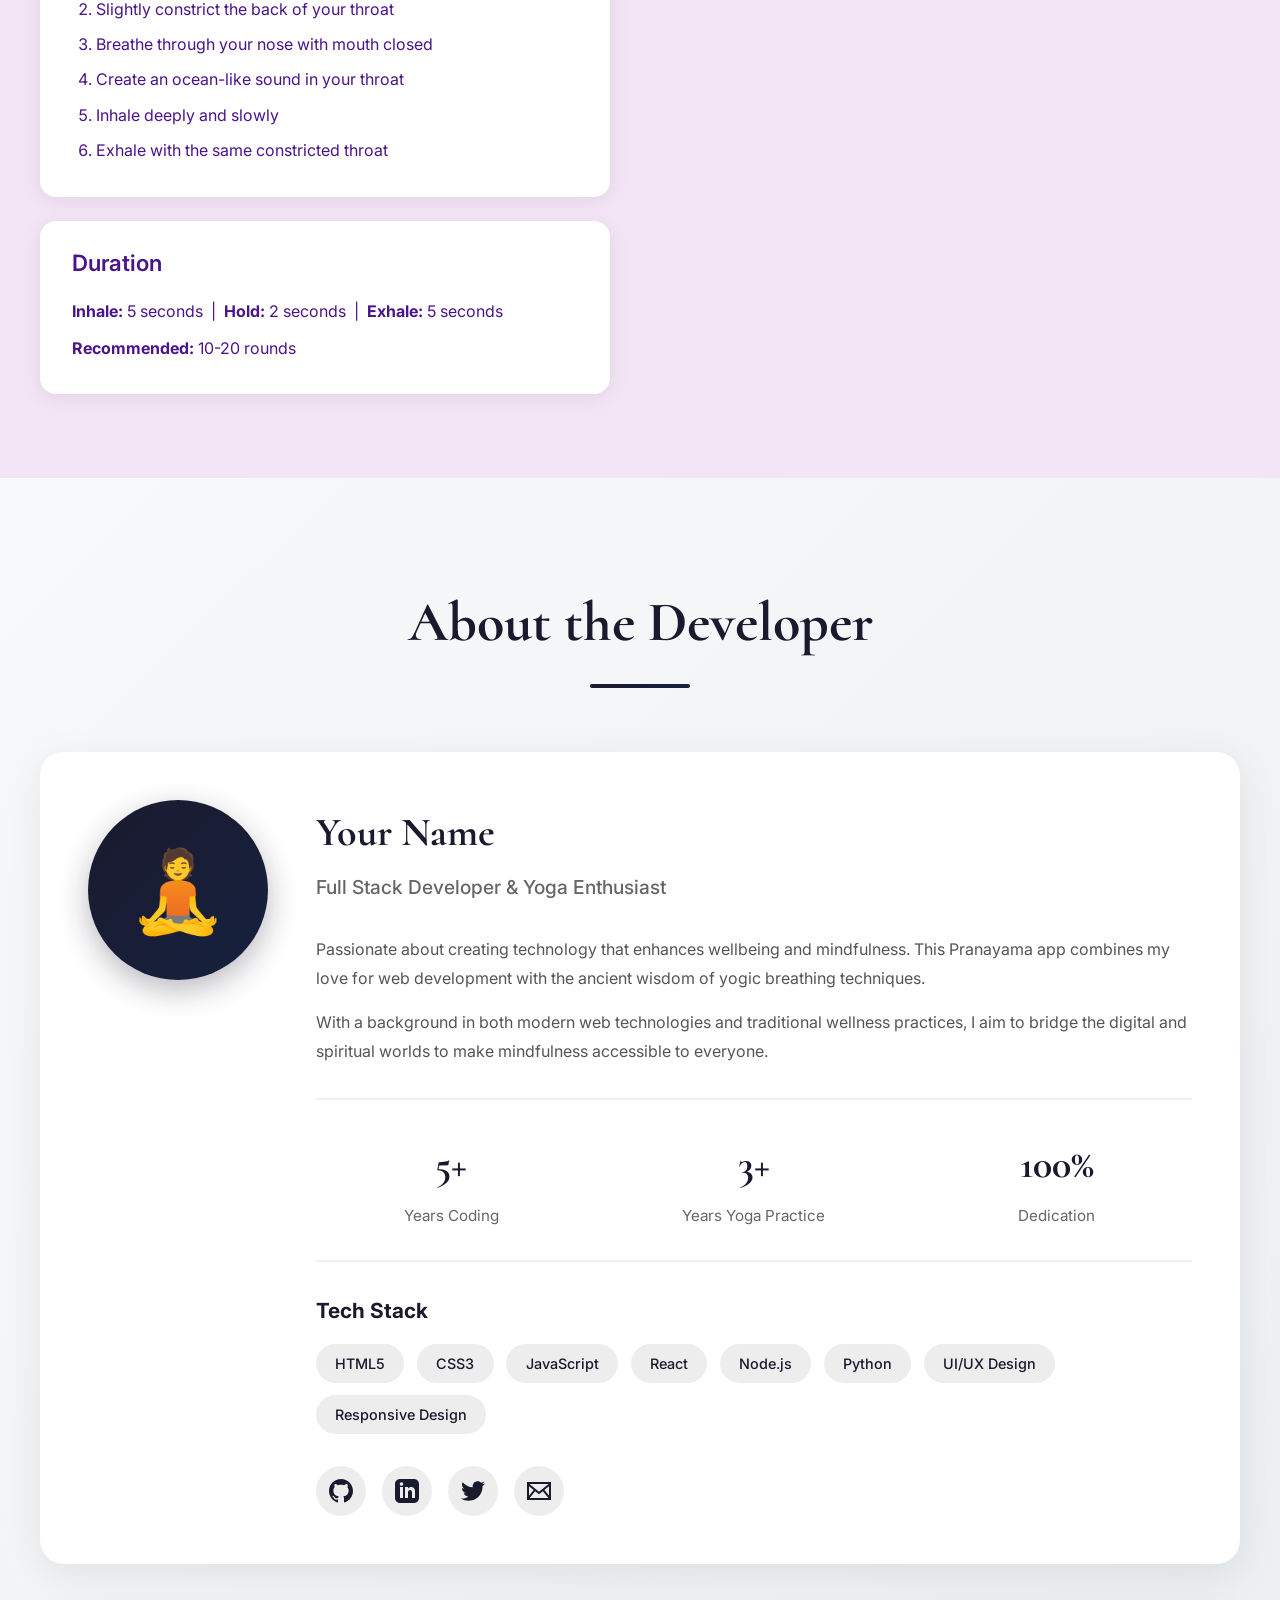
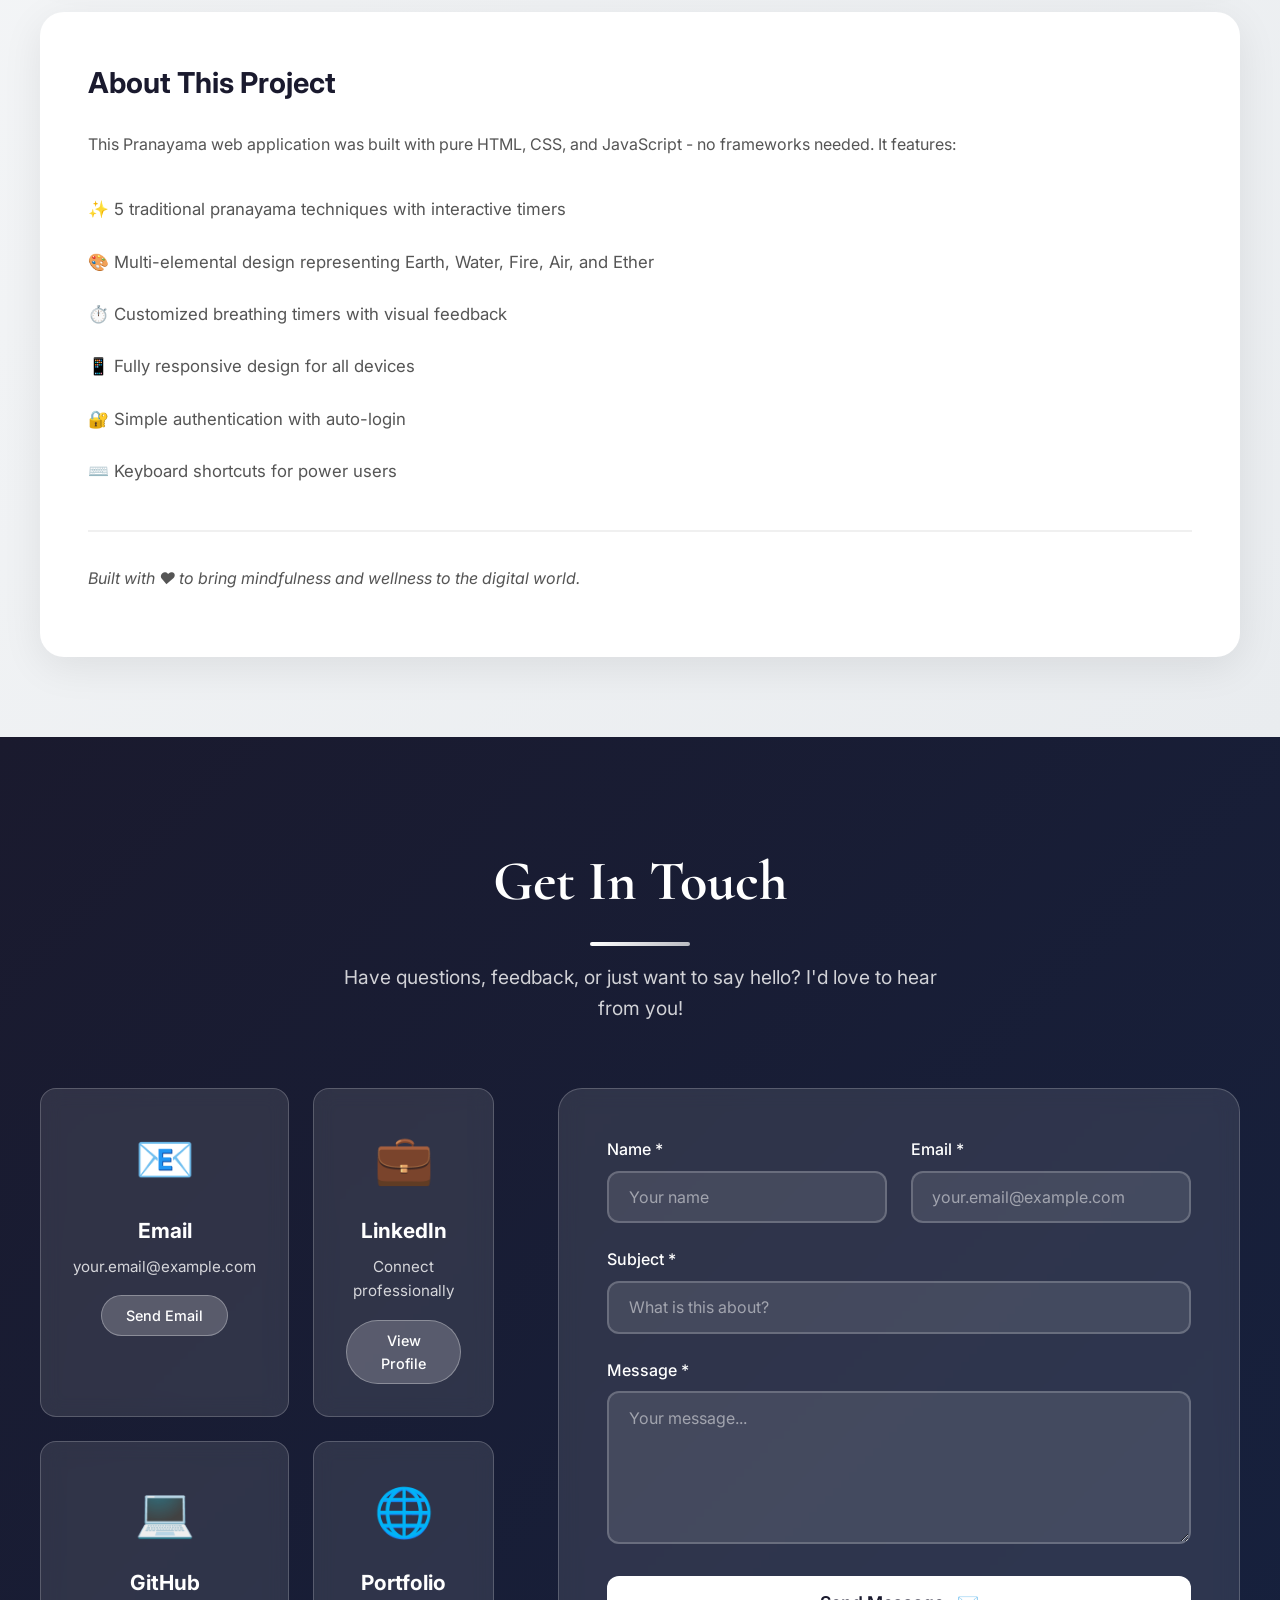
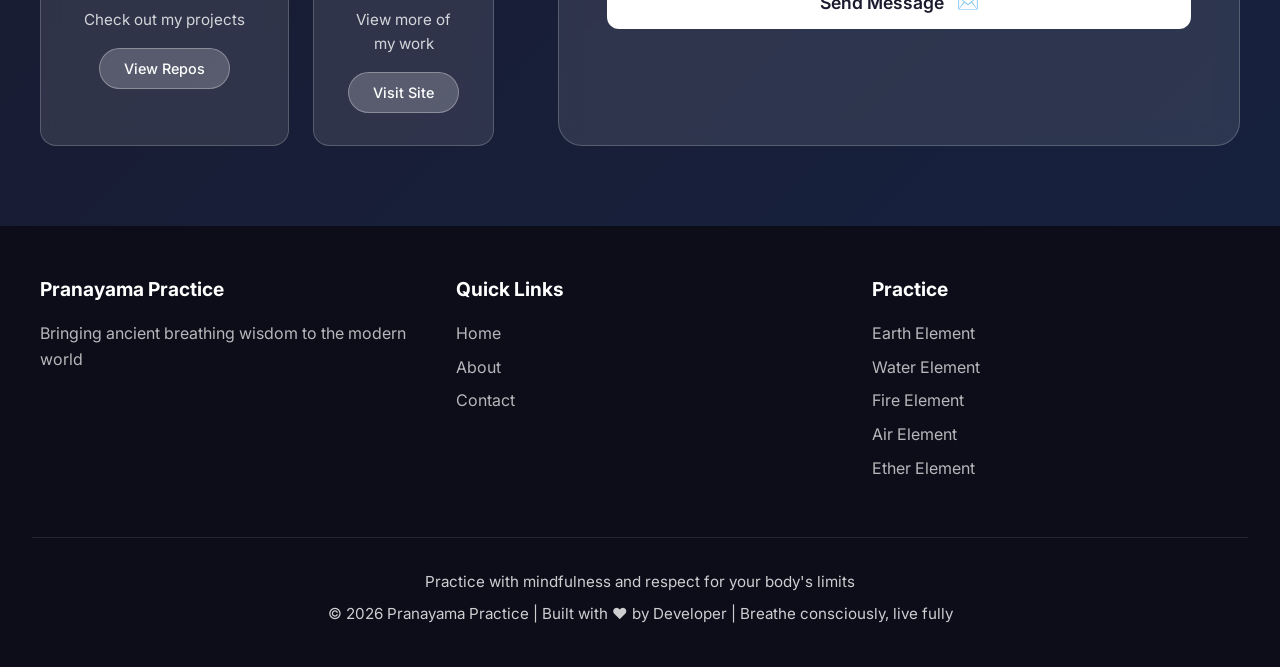
<file: code_sandbox_light_3d31ddb8_1773497377/index.html>
<!DOCTYPE html>
<html lang="en">
<head>
    <meta charset="UTF-8">
    <meta name="viewport" content="width=device-width, initial-scale=1.0">
    <title>Pranayama - The Art of Breath</title>
    <link rel="preconnect" href="https://fonts.googleapis.com">
    <link rel="preconnect" href="https://fonts.gstatic.com" crossorigin>
    <link href="https://fonts.googleapis.com/css2?family=Inter:wght@300;400;500;600;700&family=Cormorant:wght@300;400;500;600&display=swap" rel="stylesheet">
    <link rel="stylesheet" href="css/style.css">
</head>
<body>
    <!-- Authentication Modal -->
    <div id="auth-modal" class="auth-modal">
        <div class="auth-content">
            <div class="auth-header">
                <h2>Welcome to Pranayama</h2>
                <p>Please enter your name to begin your breathing journey</p>
            </div>
            <form id="auth-form" class="auth-form">
                <div class="form-group">
                    <label for="user-name">Your Name</label>
                    <input type="text" id="user-name" name="user-name" placeholder="Enter your name" required autocomplete="name">
                </div>
                <div class="form-group">
                    <label for="user-email">Email (Optional)</label>
                    <input type="email" id="user-email" name="user-email" placeholder="your.email@example.com" autocomplete="email">
                </div>
                <div class="form-group checkbox-group">
                    <label>
                        <input type="checkbox" id="remember-me" checked>
                        <span>Remember me (Auto-login next time)</span>
                    </label>
                </div>
                <button type="submit" class="btn-auth">Start Practice</button>
            </form>
        </div>
    </div>

    <!-- Navigation -->
    <nav class="nav">
        <div class="nav-logo">प्राणायाम</div>
        <div class="nav-links">
            <a href="#hero" class="nav-link active" data-section="hero">Home</a>
            <a href="#earth" class="nav-link" data-section="earth">Earth</a>
            <a href="#water" class="nav-link" data-section="water">Water</a>
            <a href="#fire" class="nav-link" data-section="fire">Fire</a>
            <a href="#air" class="nav-link" data-section="air">Air</a>
            <a href="#ether" class="nav-link" data-section="ether">Ether</a>
            <a href="#about" class="nav-link" data-section="about">About</a>
            <a href="#contact" class="nav-link" data-section="contact">Contact</a>
        </div>
        <div class="nav-user">
            <span id="user-greeting" class="user-greeting"></span>
            <button id="logout-btn" class="btn-logout">Logout</button>
        </div>
    </nav>

    <!-- Hero Section -->
    <section id="hero" class="section hero-section">
        <div class="hero-content">
            <h1 class="hero-title">Pranayama</h1>
            <p class="hero-subtitle">The Art of Conscious Breathing</p>
            <div class="hero-breath-circle">
                <div class="breath-ring"></div>
                <div class="breath-ring"></div>
                <div class="breath-ring"></div>
            </div>
            <p class="hero-tagline">Explore the five elements through ancient breathing techniques</p>
            <a href="#earth" class="hero-cta">Begin Journey</a>
        </div>
        <div class="scroll-indicator">
            <div class="scroll-arrow"></div>
        </div>
    </section>

    <!-- Earth Element - Bhramari (Humming Bee Breath) -->
    <section id="earth" class="section pranayama-section" data-element="earth">
        <div class="pranayama-container">
            <div class="pranayama-info">
                <div class="element-badge">🜃 Earth Element</div>
                <h2 class="pranayama-title">Bhramari Pranayama</h2>
                <p class="pranayama-subtitle">Humming Bee Breath</p>
                
                <div class="info-card">
                    <h3>Benefits</h3>
                    <ul>
                        <li>Calms the mind and reduces stress</li>
                        <li>Relieves tension and anxiety</li>
                        <li>Improves concentration and memory</li>
                        <li>Reduces blood pressure</li>
                        <li>Grounds and centers the body</li>
                    </ul>
                </div>

                <div class="info-card">
                    <h3>Instructions</h3>
                    <ol>
                        <li>Sit in a comfortable position with spine straight</li>
                        <li>Close your eyes and relax your body</li>
                        <li>Place your index fingers on your ears (Shanmukhi Mudra)</li>
                        <li>Inhale deeply through your nose</li>
                        <li>Exhale slowly while making a humming sound like a bee</li>
                        <li>Feel the vibrations in your head</li>
                    </ol>
                </div>

                <div class="info-card">
                    <h3>Duration</h3>
                    <p><strong>Inhale:</strong> 4 seconds &nbsp;|&nbsp; <strong>Exhale (Hum):</strong> 6 seconds</p>
                    <p><strong>Recommended:</strong> 5-10 rounds</p>
                </div>
            </div>

            <div class="pranayama-timer">
                <div class="timer-card">
                    <div class="breath-circle" id="earth-circle">
                        <div class="circle-inner">
                            <span class="breath-phase" id="earth-phase">Ready</span>
                            <span class="breath-count" id="earth-count">0</span>
                        </div>
                    </div>
                    <div class="timer-controls">
                        <button class="btn-primary" id="earth-start">Start Practice</button>
                        <button class="btn-secondary" id="earth-reset">Reset</button>
                    </div>
                    <div class="rounds-counter">
                        <span>Rounds: <strong id="earth-rounds">0 / 10</strong></span>
                    </div>
                </div>
            </div>
        </div>
    </section>

    <!-- Water Element - Sheetali (Cooling Breath) -->
    <section id="water" class="section pranayama-section" data-element="water">
        <div class="pranayama-container">
            <div class="pranayama-info">
                <div class="element-badge">🜄 Water Element</div>
                <h2 class="pranayama-title">Sheetali Pranayama</h2>
                <p class="pranayama-subtitle">Cooling Breath</p>
                
                <div class="info-card">
                    <h3>Benefits</h3>
                    <ul>
                        <li>Cools the body and mind</li>
                        <li>Reduces body heat and fever</li>
                        <li>Calms anger and anxiety</li>
                        <li>Purifies the blood</li>
                        <li>Improves digestion</li>
                    </ul>
                </div>

                <div class="info-card">
                    <h3>Instructions</h3>
                    <ol>
                        <li>Sit comfortably with spine erect</li>
                        <li>Roll your tongue into a tube shape</li>
                        <li>Extend tongue slightly outside the mouth</li>
                        <li>Inhale slowly through the rolled tongue</li>
                        <li>Close your mouth and hold the breath</li>
                        <li>Exhale slowly through your nose</li>
                    </ol>
                </div>

                <div class="info-card">
                    <h3>Duration</h3>
                    <p><strong>Inhale:</strong> 5 seconds &nbsp;|&nbsp; <strong>Hold:</strong> 3 seconds &nbsp;|&nbsp; <strong>Exhale:</strong> 5 seconds</p>
                    <p><strong>Recommended:</strong> 8-12 rounds</p>
                </div>
            </div>

            <div class="pranayama-timer">
                <div class="timer-card">
                    <div class="breath-circle" id="water-circle">
                        <div class="circle-inner">
                            <span class="breath-phase" id="water-phase">Ready</span>
                            <span class="breath-count" id="water-count">0</span>
                        </div>
                    </div>
                    <div class="timer-controls">
                        <button class="btn-primary" id="water-start">Start Practice</button>
                        <button class="btn-secondary" id="water-reset">Reset</button>
                    </div>
                    <div class="rounds-counter">
                        <span>Rounds: <strong id="water-rounds">0 / 12</strong></span>
                    </div>
                </div>
            </div>
        </div>
    </section>

    <!-- Fire Element - Kapalbhati (Skull Shining Breath) -->
    <section id="fire" class="section pranayama-section" data-element="fire">
        <div class="pranayama-container">
            <div class="pranayama-info">
                <div class="element-badge">🜂 Fire Element</div>
                <h2 class="pranayama-title">Kapalbhati Pranayama</h2>
                <p class="pranayama-subtitle">Skull Shining Breath</p>
                
                <div class="info-card">
                    <h3>Benefits</h3>
                    <ul>
                        <li>Energizes the body and mind</li>
                        <li>Improves lung capacity</li>
                        <li>Strengthens abdominal muscles</li>
                        <li>Detoxifies the body</li>
                        <li>Increases metabolic rate</li>
                    </ul>
                </div>

                <div class="info-card">
                    <h3>Instructions</h3>
                    <ol>
                        <li>Sit in a comfortable meditative pose</li>
                        <li>Take a deep breath in</li>
                        <li>Exhale forcefully through the nose</li>
                        <li>Focus on forceful exhalation, passive inhalation</li>
                        <li>Contract abdominal muscles during exhalation</li>
                        <li>Perform rapid succession of breaths</li>
                    </ol>
                </div>

                <div class="info-card">
                    <h3>Duration</h3>
                    <p><strong>Rapid breaths:</strong> 30 breaths per round</p>
                    <p><strong>Recommended:</strong> 3-5 rounds with rest in between</p>
                </div>
            </div>

            <div class="pranayama-timer">
                <div class="timer-card">
                    <div class="breath-circle" id="fire-circle">
                        <div class="circle-inner">
                            <span class="breath-phase" id="fire-phase">Ready</span>
                            <span class="breath-count" id="fire-count">0</span>
                        </div>
                    </div>
                    <div class="timer-controls">
                        <button class="btn-primary" id="fire-start">Start Practice</button>
                        <button class="btn-secondary" id="fire-reset">Reset</button>
                    </div>
                    <div class="rounds-counter">
                        <span>Rounds: <strong id="fire-rounds">0 / 5</strong></span>
                    </div>
                </div>
            </div>
        </div>
    </section>

    <!-- Air Element - Nadi Shodhana (Alternate Nostril Breathing) -->
    <section id="air" class="section pranayama-section" data-element="air">
        <div class="pranayama-container">
            <div class="pranayama-info">
                <div class="element-badge">🜁 Air Element</div>
                <h2 class="pranayama-title">Nadi Shodhana</h2>
                <p class="pranayama-subtitle">Alternate Nostril Breathing</p>
                
                <div class="info-card">
                    <h3>Benefits</h3>
                    <ul>
                        <li>Balances left and right hemispheres of brain</li>
                        <li>Calms the nervous system</li>
                        <li>Reduces stress and anxiety</li>
                        <li>Improves focus and concentration</li>
                        <li>Purifies nadis (energy channels)</li>
                    </ul>
                </div>

                <div class="info-card">
                    <h3>Instructions</h3>
                    <ol>
                        <li>Sit comfortably with spine straight</li>
                        <li>Use right thumb to close right nostril</li>
                        <li>Inhale slowly through left nostril</li>
                        <li>Close left nostril with ring finger</li>
                        <li>Exhale through right nostril</li>
                        <li>Inhale through right, exhale through left</li>
                    </ol>
                </div>

                <div class="info-card">
                    <h3>Duration</h3>
                    <p><strong>Inhale:</strong> 4 seconds &nbsp;|&nbsp; <strong>Hold:</strong> 4 seconds &nbsp;|&nbsp; <strong>Exhale:</strong> 4 seconds</p>
                    <p><strong>Recommended:</strong> 10-15 rounds</p>
                </div>
            </div>

            <div class="pranayama-timer">
                <div class="timer-card">
                    <div class="breath-circle" id="air-circle">
                        <div class="circle-inner">
                            <span class="breath-phase" id="air-phase">Ready</span>
                            <span class="breath-count" id="air-count">0</span>
                        </div>
                    </div>
                    <div class="timer-controls">
                        <button class="btn-primary" id="air-start">Start Practice</button>
                        <button class="btn-secondary" id="air-reset">Reset</button>
                    </div>
                    <div class="rounds-counter">
                        <span>Rounds: <strong id="air-rounds">0 / 15</strong></span>
                    </div>
                </div>
            </div>
        </div>
    </section>

    <!-- Ether Element - Ujjayi (Ocean Breath) -->
    <section id="ether" class="section pranayama-section" data-element="ether">
        <div class="pranayama-container">
            <div class="pranayama-info">
                <div class="element-badge">🜀 Ether Element</div>
                <h2 class="pranayama-title">Ujjayi Pranayama</h2>
                <p class="pranayama-subtitle">Victorious Ocean Breath</p>
                
                <div class="info-card">
                    <h3>Benefits</h3>
                    <ul>
                        <li>Enhances mental clarity and focus</li>
                        <li>Increases oxygen intake</li>
                        <li>Regulates body temperature</li>
                        <li>Relieves insomnia</li>
                        <li>Connects with higher consciousness</li>
                    </ul>
                </div>

                <div class="info-card">
                    <h3>Instructions</h3>
                    <ol>
                        <li>Sit in a comfortable meditation posture</li>
                        <li>Slightly constrict the back of your throat</li>
                        <li>Breathe through your nose with mouth closed</li>
                        <li>Create an ocean-like sound in your throat</li>
                        <li>Inhale deeply and slowly</li>
                        <li>Exhale with the same constricted throat</li>
                    </ol>
                </div>

                <div class="info-card">
                    <h3>Duration</h3>
                    <p><strong>Inhale:</strong> 5 seconds &nbsp;|&nbsp; <strong>Hold:</strong> 2 seconds &nbsp;|&nbsp; <strong>Exhale:</strong> 5 seconds</p>
                    <p><strong>Recommended:</strong> 10-20 rounds</p>
                </div>
            </div>

            <div class="pranayama-timer">
                <div class="timer-card">
                    <div class="breath-circle" id="ether-circle">
                        <div class="circle-inner">
                            <span class="breath-phase" id="ether-phase">Ready</span>
                            <span class="breath-count" id="ether-count">0</span>
                        </div>
                    </div>
                    <div class="timer-controls">
                        <button class="btn-primary" id="ether-start">Start Practice</button>
                        <button class="btn-secondary" id="ether-reset">Reset</button>
                    </div>
                    <div class="rounds-counter">
                        <span>Rounds: <strong id="ether-rounds">0 / 20</strong></span>
                    </div>
                </div>
            </div>
        </div>
    </section>

    <!-- About Developer Section -->
    <section id="about" class="section about-section">
        <div class="about-container">
            <div class="about-header">
                <h2 class="section-title">About the Developer</h2>
                <div class="title-underline"></div>
            </div>
            
            <div class="about-content">
                <div class="developer-card">
                    <div class="developer-avatar">
                        <div class="avatar-circle">
                            <span class="avatar-text">🧘</span>
                        </div>
                    </div>
                    
                    <div class="developer-info">
                        <h3 class="developer-name">Your Name</h3>
                        <p class="developer-title">Full Stack Developer & Yoga Enthusiast</p>
                        
                        <div class="developer-bio">
                            <p>Passionate about creating technology that enhances wellbeing and mindfulness. This Pranayama app combines my love for web development with the ancient wisdom of yogic breathing techniques.</p>
                            
                            <p>With a background in both modern web technologies and traditional wellness practices, I aim to bridge the digital and spiritual worlds to make mindfulness accessible to everyone.</p>
                        </div>
                        
                        <div class="developer-stats">
                            <div class="stat-item">
                                <span class="stat-number">5+</span>
                                <span class="stat-label">Years Coding</span>
                            </div>
                            <div class="stat-item">
                                <span class="stat-number">3+</span>
                                <span class="stat-label">Years Yoga Practice</span>
                            </div>
                            <div class="stat-item">
                                <span class="stat-number">100%</span>
                                <span class="stat-label">Dedication</span>
                            </div>
                        </div>
                        
                        <div class="developer-skills">
                            <h4>Tech Stack</h4>
                            <div class="skills-tags">
                                <span class="skill-tag">HTML5</span>
                                <span class="skill-tag">CSS3</span>
                                <span class="skill-tag">JavaScript</span>
                                <span class="skill-tag">React</span>
                                <span class="skill-tag">Node.js</span>
                                <span class="skill-tag">Python</span>
                                <span class="skill-tag">UI/UX Design</span>
                                <span class="skill-tag">Responsive Design</span>
                            </div>
                        </div>
                        
                        <div class="social-links">
                            <a href="https://github.com/yourusername" target="_blank" class="social-link" aria-label="GitHub">
                                <svg width="24" height="24" viewBox="0 0 24 24" fill="currentColor">
                                    <path d="M12 0c-6.626 0-12 5.373-12 12 0 5.302 3.438 9.8 8.207 11.387.599.111.793-.261.793-.577v-2.234c-3.338.726-4.033-1.416-4.033-1.416-.546-1.387-1.333-1.756-1.333-1.756-1.089-.745.083-.729.083-.729 1.205.084 1.839 1.237 1.839 1.237 1.07 1.834 2.807 1.304 3.492.997.107-.775.418-1.305.762-1.604-2.665-.305-5.467-1.334-5.467-5.931 0-1.311.469-2.381 1.236-3.221-.124-.303-.535-1.524.117-3.176 0 0 1.008-.322 3.301 1.23.957-.266 1.983-.399 3.003-.404 1.02.005 2.047.138 3.006.404 2.291-1.552 3.297-1.23 3.297-1.23.653 1.653.242 2.874.118 3.176.77.84 1.235 1.911 1.235 3.221 0 4.609-2.807 5.624-5.479 5.921.43.372.823 1.102.823 2.222v3.293c0 .319.192.694.801.576 4.765-1.589 8.199-6.086 8.199-11.386 0-6.627-5.373-12-12-12z"/>
                                </svg>
                            </a>
                            <a href="https://linkedin.com/in/yourusername" target="_blank" class="social-link" aria-label="LinkedIn">
                                <svg width="24" height="24" viewBox="0 0 24 24" fill="currentColor">
                                    <path d="M19 0h-14c-2.761 0-5 2.239-5 5v14c0 2.761 2.239 5 5 5h14c2.762 0 5-2.239 5-5v-14c0-2.761-2.238-5-5-5zm-11 19h-3v-11h3v11zm-1.5-12.268c-.966 0-1.75-.79-1.75-1.764s.784-1.764 1.75-1.764 1.75.79 1.75 1.764-.783 1.764-1.75 1.764zm13.5 12.268h-3v-5.604c0-3.368-4-3.113-4 0v5.604h-3v-11h3v1.765c1.396-2.586 7-2.777 7 2.476v6.759z"/>
                                </svg>
                            </a>
                            <a href="https://twitter.com/yourusername" target="_blank" class="social-link" aria-label="Twitter">
                                <svg width="24" height="24" viewBox="0 0 24 24" fill="currentColor">
                                    <path d="M24 4.557c-.883.392-1.832.656-2.828.775 1.017-.609 1.798-1.574 2.165-2.724-.951.564-2.005.974-3.127 1.195-.897-.957-2.178-1.555-3.594-1.555-3.179 0-5.515 2.966-4.797 6.045-4.091-.205-7.719-2.165-10.148-5.144-1.29 2.213-.669 5.108 1.523 6.574-.806-.026-1.566-.247-2.229-.616-.054 2.281 1.581 4.415 3.949 4.89-.693.188-1.452.232-2.224.084.626 1.956 2.444 3.379 4.6 3.419-2.07 1.623-4.678 2.348-7.29 2.04 2.179 1.397 4.768 2.212 7.548 2.212 9.142 0 14.307-7.721 13.995-14.646.962-.695 1.797-1.562 2.457-2.549z"/>
                                </svg>
                            </a>
                            <a href="mailto:your.email@example.com" class="social-link" aria-label="Email">
                                <svg width="24" height="24" viewBox="0 0 24 24" fill="currentColor">
                                    <path d="M0 3v18h24v-18h-24zm6.623 7.929l-4.623 5.712v-9.458l4.623 3.746zm-4.141-5.929h19.035l-9.517 7.713-9.518-7.713zm5.694 7.188l3.824 3.099 3.83-3.104 5.612 6.817h-18.779l5.513-6.812zm9.208-1.264l4.616-3.741v9.348l-4.616-5.607z"/>
                                </svg>
                            </a>
                        </div>
                    </div>
                </div>
                
                <div class="project-info">
                    <h4>About This Project</h4>
                    <p>This Pranayama web application was built with pure HTML, CSS, and JavaScript - no frameworks needed. It features:</p>
                    <ul class="project-features">
                        <li>✨ 5 traditional pranayama techniques with interactive timers</li>
                        <li>🎨 Multi-elemental design representing Earth, Water, Fire, Air, and Ether</li>
                        <li>⏱️ Customized breathing timers with visual feedback</li>
                        <li>📱 Fully responsive design for all devices</li>
                        <li>🔐 Simple authentication with auto-login</li>
                        <li>⌨️ Keyboard shortcuts for power users</li>
                    </ul>
                    <p class="project-note">Built with ❤️ to bring mindfulness and wellness to the digital world.</p>
                </div>
            </div>
        </div>
    </section>

    <!-- Contact Section -->
    <section id="contact" class="section contact-section">
        <div class="contact-container">
            <div class="contact-header">
                <h2 class="section-title">Get In Touch</h2>
                <div class="title-underline"></div>
                <p class="section-subtitle">Have questions, feedback, or just want to say hello? I'd love to hear from you!</p>
            </div>
            
            <div class="contact-content">
                <div class="contact-info">
                    <div class="contact-card">
                        <div class="contact-icon">📧</div>
                        <h3>Email</h3>
                        <p>your.email@example.com</p>
                        <a href="mailto:your.email@example.com" class="contact-link">Send Email</a>
                    </div>
                    
                    <div class="contact-card">
                        <div class="contact-icon">💼</div>
                        <h3>LinkedIn</h3>
                        <p>Connect professionally</p>
                        <a href="https://linkedin.com/in/yourusername" target="_blank" class="contact-link">View Profile</a>
                    </div>
                    
                    <div class="contact-card">
                        <div class="contact-icon">💻</div>
                        <h3>GitHub</h3>
                        <p>Check out my projects</p>
                        <a href="https://github.com/yourusername" target="_blank" class="contact-link">View Repos</a>
                    </div>
                    
                    <div class="contact-card">
                        <div class="contact-icon">🌐</div>
                        <h3>Portfolio</h3>
                        <p>View more of my work</p>
                        <a href="https://yourportfolio.com" target="_blank" class="contact-link">Visit Site</a>
                    </div>
                </div>
                
                <div class="contact-form-wrapper">
                    <form id="contact-form" class="contact-form">
                        <div class="form-row">
                            <div class="form-group">
                                <label for="contact-name">Name *</label>
                                <input type="text" id="contact-name" name="name" required placeholder="Your name">
                            </div>
                            
                            <div class="form-group">
                                <label for="contact-email">Email *</label>
                                <input type="email" id="contact-email" name="email" required placeholder="your.email@example.com">
                            </div>
                        </div>
                        
                        <div class="form-group">
                            <label for="contact-subject">Subject *</label>
                            <input type="text" id="contact-subject" name="subject" required placeholder="What is this about?">
                        </div>
                        
                        <div class="form-group">
                            <label for="contact-message">Message *</label>
                            <textarea id="contact-message" name="message" rows="6" required placeholder="Your message..."></textarea>
                        </div>
                        
                        <button type="submit" class="btn-submit">
                            <span class="btn-text">Send Message</span>
                            <span class="btn-icon">✉️</span>
                        </button>
                        
                        <div id="form-status" class="form-status"></div>
                    </form>
                </div>
            </div>
        </div>
    </section>

    <!-- Footer -->
    <footer class="footer">
        <div class="footer-content">
            <div class="footer-section">
                <h4>Pranayama Practice</h4>
                <p>Bringing ancient breathing wisdom to the modern world</p>
            </div>
            <div class="footer-section">
                <h4>Quick Links</h4>
                <a href="#hero">Home</a>
                <a href="#about">About</a>
                <a href="#contact">Contact</a>
            </div>
            <div class="footer-section">
                <h4>Practice</h4>
                <a href="#earth">Earth Element</a>
                <a href="#water">Water Element</a>
                <a href="#fire">Fire Element</a>
                <a href="#air">Air Element</a>
                <a href="#ether">Ether Element</a>
            </div>
        </div>
        <div class="footer-bottom">
            <p>Practice with mindfulness and respect for your body's limits</p>
            <p>© 2026 Pranayama Practice | Built with ❤️ by <span id="footer-developer-name">Developer</span> | Breathe consciously, live fully</p>
        </div>
    </footer>

    <script src="js/script.js"></script>
</body>
</html>
</file>
<file: style.css>
/* =============================================
   GLOBAL STYLES & RESET
   ============================================= */
* {
    margin: 0;
    padding: 0;
    box-sizing: border-box;
}

:root {
    /* Hero Colors */
    --hero-bg: linear-gradient(135deg, #1a1a2e 0%, #16213e 100%);
    --hero-text: #ffffff;
    --hero-accent: #0f3460;
    
    /* Earth Element Colors */
    --earth-primary: #3d2817;
    --earth-secondary: #8b5a3c;
    --earth-light: #d4a574;
    --earth-bg: #f5f0e8;
    --earth-text: #2c1810;
    
    /* Water Element Colors */
    --water-primary: #0a4d68;
    --water-secondary: #088395;
    --water-light: #7dd3fc;
    --water-bg: #e0f2fe;
    --water-text: #0c4a6e;
    
    /* Fire Element Colors */
    --fire-primary: #8b2500;
    --fire-secondary: #d84315;
    --fire-light: #ff8a65;
    --fire-bg: #fff3e0;
    --fire-text: #bf360c;
    
    /* Air Element Colors */
    --air-primary: #1e3a5f;
    --air-secondary: #4a90a4;
    --air-light: #90caf9;
    --air-bg: #e3f2fd;
    --air-text: #01579b;
    
    /* Ether Element Colors */
    --ether-primary: #4a148c;
    --ether-secondary: #7b1fa2;
    --ether-light: #ba68c8;
    --ether-bg: #f3e5f5;
    --ether-text: #4a148c;
    
    /* Typography */
    --font-primary: 'Inter', sans-serif;
    --font-heading: 'Cormorant', serif;
}

html {
    scroll-behavior: smooth;
    scroll-snap-type: y mandatory;
}

body {
    font-family: var(--font-primary);
    line-height: 1.6;
    color: #333;
    overflow-x: hidden;
}

.section {
    min-height: 100vh;
    scroll-snap-align: start;
    position: relative;
    display: flex;
    align-items: center;
    justify-content: center;
    padding: 80px 20px 40px;
}

/* =============================================
   AUTHENTICATION MODAL
   ============================================= */
.auth-modal {
    position: fixed;
    top: 0;
    left: 0;
    right: 0;
    bottom: 0;
    background: rgba(0, 0, 0, 0.85);
    backdrop-filter: blur(8px);
    z-index: 10000;
    display: flex;
    align-items: center;
    justify-content: center;
    animation: fadeIn 0.3s ease;
}

.auth-modal.hidden {
    display: none;
}

@keyframes fadeIn {
    from { opacity: 0; }
    to { opacity: 1; }
}

.auth-content {
    background: white;
    padding: 3rem;
    border-radius: 24px;
    max-width: 500px;
    width: 90%;
    box-shadow: 0 20px 60px rgba(0, 0, 0, 0.3);
    animation: slideUp 0.4s ease;
}

@keyframes slideUp {
    from {
        opacity: 0;
        transform: translateY(30px);
    }
    to {
        opacity: 1;
        transform: translateY(0);
    }
}

.auth-header {
    text-align: center;
    margin-bottom: 2rem;
}

.auth-header h2 {
    font-family: var(--font-heading);
    font-size: 2.5rem;
    color: #1a1a2e;
    margin-bottom: 0.5rem;
}

.auth-header p {
    color: #666;
    font-size: 1.1rem;
}

.auth-form .form-group {
    margin-bottom: 1.5rem;
}

.auth-form label {
    display: block;
    font-weight: 500;
    margin-bottom: 0.5rem;
    color: #333;
}

.auth-form input[type="text"],
.auth-form input[type="email"] {
    width: 100%;
    padding: 0.9rem 1.2rem;
    border: 2px solid #e0e0e0;
    border-radius: 12px;
    font-size: 1rem;
    font-family: var(--font-primary);
    transition: all 0.3s ease;
}

.auth-form input:focus {
    outline: none;
    border-color: #1a1a2e;
    box-shadow: 0 0 0 3px rgba(26, 26, 46, 0.1);
}

.checkbox-group {
    display: flex;
    align-items: center;
}

.checkbox-group label {
    display: flex;
    align-items: center;
    cursor: pointer;
    margin-bottom: 0;
}

.checkbox-group input[type="checkbox"] {
    margin-right: 0.7rem;
    width: 18px;
    height: 18px;
    cursor: pointer;
}

.checkbox-group span {
    font-weight: 400;
    font-size: 0.95rem;
}

.btn-auth {
    width: 100%;
    padding: 1rem;
    background: linear-gradient(135deg, #1a1a2e, #16213e);
    color: white;
    border: none;
    border-radius: 12px;
    font-size: 1.1rem;
    font-weight: 600;
    cursor: pointer;
    transition: all 0.3s ease;
    font-family: var(--font-primary);
    margin-top: 1rem;
}

.btn-auth:hover {
    transform: translateY(-2px);
    box-shadow: 0 8px 20px rgba(26, 26, 46, 0.3);
}

.btn-auth:active {
    transform: translateY(0);
}

/* =============================================
   NAVIGATION
   ============================================= */
.nav {
    position: fixed;
    top: 0;
    left: 0;
    right: 0;
    z-index: 1000;
    background: rgba(255, 255, 255, 0.95);
    backdrop-filter: blur(10px);
    padding: 1rem 2rem;
    display: flex;
    justify-content: space-between;
    align-items: center;
    box-shadow: 0 2px 20px rgba(0, 0, 0, 0.1);
}

.nav-logo {
    font-family: var(--font-heading);
    font-size: 1.8rem;
    font-weight: 600;
    color: #1a1a2e;
    letter-spacing: 1px;
}

.nav-links {
    display: flex;
    gap: 1.5rem;
    flex: 1;
    justify-content: center;
}

.nav-link {
    text-decoration: none;
    color: #666;
    font-weight: 500;
    font-size: 0.9rem;
    transition: all 0.3s ease;
    padding: 0.5rem 1rem;
    border-radius: 8px;
}

.nav-link:hover,
.nav-link.active {
    color: #1a1a2e;
    background: rgba(0, 0, 0, 0.05);
}

.nav-user {
    display: flex;
    align-items: center;
    gap: 1rem;
}

.user-greeting {
    font-weight: 500;
    color: #1a1a2e;
    font-size: 0.95rem;
}

.btn-logout {
    padding: 0.5rem 1.2rem;
    background: rgba(0, 0, 0, 0.05);
    border: 1px solid rgba(0, 0, 0, 0.1);
    border-radius: 8px;
    color: #666;
    font-weight: 500;
    font-size: 0.9rem;
    cursor: pointer;
    transition: all 0.3s ease;
    font-family: var(--font-primary);
}

.btn-logout:hover {
    background: rgba(0, 0, 0, 0.1);
    color: #333;
}

/* =============================================
   HERO SECTION
   ============================================= */
.hero-section {
    background: var(--hero-bg);
    color: var(--hero-text);
    text-align: center;
    position: relative;
    overflow: hidden;
}

.hero-section::before {
    content: '';
    position: absolute;
    width: 150%;
    height: 150%;
    background: radial-gradient(circle, rgba(15, 52, 96, 0.3) 0%, transparent 70%);
    animation: pulse 8s ease-in-out infinite;
}

@keyframes pulse {
    0%, 100% { transform: scale(1); opacity: 0.5; }
    50% { transform: scale(1.2); opacity: 0.8; }
}

.hero-content {
    position: relative;
    z-index: 1;
    max-width: 800px;
}

.hero-title {
    font-family: var(--font-heading);
    font-size: 5rem;
    font-weight: 400;
    margin-bottom: 1rem;
    letter-spacing: 4px;
    animation: fadeInUp 1s ease;
}

.hero-subtitle {
    font-size: 1.5rem;
    font-weight: 300;
    margin-bottom: 3rem;
    opacity: 0.9;
    animation: fadeInUp 1s ease 0.2s both;
}

.hero-breath-circle {
    width: 200px;
    height: 200px;
    margin: 3rem auto;
    position: relative;
    animation: fadeInUp 1s ease 0.4s both;
}

.breath-ring {
    position: absolute;
    top: 0;
    left: 0;
    right: 0;
    bottom: 0;
    border: 2px solid rgba(255, 255, 255, 0.3);
    border-radius: 50%;
    animation: breathe 4s ease-in-out infinite;
}

.breath-ring:nth-child(2) {
    animation-delay: 0.5s;
}

.breath-ring:nth-child(3) {
    animation-delay: 1s;
}

@keyframes breathe {
    0%, 100% { transform: scale(0.8); opacity: 0.3; }
    50% { transform: scale(1.2); opacity: 0.8; }
}

.hero-tagline {
    font-size: 1.1rem;
    margin-bottom: 2rem;
    opacity: 0.8;
    animation: fadeInUp 1s ease 0.6s both;
}

.hero-cta {
    display: inline-block;
    padding: 1rem 3rem;
    background: rgba(255, 255, 255, 0.15);
    color: white;
    text-decoration: none;
    border-radius: 50px;
    font-weight: 500;
    border: 2px solid rgba(255, 255, 255, 0.3);
    transition: all 0.3s ease;
    animation: fadeInUp 1s ease 0.8s both;
}

.hero-cta:hover {
    background: rgba(255, 255, 255, 0.25);
    border-color: rgba(255, 255, 255, 0.5);
    transform: translateY(-2px);
}

@keyframes fadeInUp {
    from {
        opacity: 0;
        transform: translateY(30px);
    }
    to {
        opacity: 1;
        transform: translateY(0);
    }
}

.scroll-indicator {
    position: absolute;
    bottom: 30px;
    left: 50%;
    transform: translateX(-50%);
    animation: bounce 2s infinite;
}

.scroll-arrow {
    width: 24px;
    height: 24px;
    border-left: 2px solid white;
    border-bottom: 2px solid white;
    transform: rotate(-45deg);
}

@keyframes bounce {
    0%, 20%, 50%, 80%, 100% { transform: translateX(-50%) translateY(0); }
    40% { transform: translateX(-50%) translateY(-10px); }
    60% { transform: translateX(-50%) translateY(-5px); }
}

/* =============================================
   PRANAYAMA SECTIONS
   ============================================= */
.pranayama-section {
    padding: 100px 40px 60px;
}

.pranayama-section[data-element="earth"] {
    background: var(--earth-bg);
    color: var(--earth-text);
}

.pranayama-section[data-element="water"] {
    background: var(--water-bg);
    color: var(--water-text);
}

.pranayama-section[data-element="fire"] {
    background: var(--fire-bg);
    color: var(--fire-text);
}

.pranayama-section[data-element="air"] {
    background: var(--air-bg);
    color: var(--air-text);
}

.pranayama-section[data-element="ether"] {
    background: var(--ether-bg);
    color: var(--ether-text);
}

.pranayama-container {
    max-width: 1400px;
    width: 100%;
    display: grid;
    grid-template-columns: 1fr 1fr;
    gap: 60px;
    align-items: start;
}

/* =============================================
   PRANAYAMA INFO
   ============================================= */
.pranayama-info {
    animation: slideInLeft 0.8s ease;
}

@keyframes slideInLeft {
    from {
        opacity: 0;
        transform: translateX(-50px);
    }
    to {
        opacity: 1;
        transform: translateX(0);
    }
}

.element-badge {
    display: inline-block;
    padding: 0.5rem 1.5rem;
    background: rgba(0, 0, 0, 0.08);
    border-radius: 50px;
    font-size: 0.9rem;
    font-weight: 500;
    margin-bottom: 1.5rem;
}

.pranayama-title {
    font-family: var(--font-heading);
    font-size: 3.5rem;
    font-weight: 500;
    margin-bottom: 0.5rem;
    line-height: 1.2;
}

.pranayama-subtitle {
    font-size: 1.3rem;
    opacity: 0.7;
    margin-bottom: 2rem;
    font-weight: 300;
}

.info-card {
    background: white;
    padding: 1.5rem 2rem;
    border-radius: 16px;
    margin-bottom: 1.5rem;
    box-shadow: 0 4px 20px rgba(0, 0, 0, 0.08);
    transition: transform 0.3s ease, box-shadow 0.3s ease;
}

.info-card:hover {
    transform: translateY(-4px);
    box-shadow: 0 8px 30px rgba(0, 0, 0, 0.12);
}

.info-card h3 {
    font-size: 1.4rem;
    margin-bottom: 1rem;
    font-weight: 600;
}

.info-card ul,
.info-card ol {
    margin-left: 1.5rem;
}

.info-card li {
    margin-bottom: 0.6rem;
    line-height: 1.6;
}

.info-card p {
    margin-bottom: 0.5rem;
    line-height: 1.8;
}

/* =============================================
   BREATHING TIMER
   ============================================= */
.pranayama-timer {
    animation: slideInRight 0.8s ease;
}

@keyframes slideInRight {
    from {
        opacity: 0;
        transform: translateX(50px);
    }
    to {
        opacity: 1;
        transform: translateX(0);
    }
}

.timer-card {
    background: white;
    padding: 3rem;
    border-radius: 24px;
    box-shadow: 0 10px 40px rgba(0, 0, 0, 0.1);
    text-align: center;
    position: sticky;
    top: 120px;
}

.breath-circle {
    width: 280px;
    height: 280px;
    margin: 0 auto 2rem;
    border-radius: 50%;
    display: flex;
    align-items: center;
    justify-content: center;
    position: relative;
    transition: all 0.3s ease;
}

/* Element-specific circle colors */
.pranayama-section[data-element="earth"] .breath-circle {
    background: linear-gradient(135deg, var(--earth-secondary), var(--earth-light));
    box-shadow: 0 10px 40px rgba(139, 90, 60, 0.3);
}

.pranayama-section[data-element="water"] .breath-circle {
    background: linear-gradient(135deg, var(--water-secondary), var(--water-light));
    box-shadow: 0 10px 40px rgba(8, 131, 149, 0.3);
}

.pranayama-section[data-element="fire"] .breath-circle {
    background: linear-gradient(135deg, var(--fire-secondary), var(--fire-light));
    box-shadow: 0 10px 40px rgba(216, 67, 21, 0.3);
}

.pranayama-section[data-element="air"] .breath-circle {
    background: linear-gradient(135deg, var(--air-secondary), var(--air-light));
    box-shadow: 0 10px 40px rgba(74, 144, 164, 0.3);
}

.pranayama-section[data-element="ether"] .breath-circle {
    background: linear-gradient(135deg, var(--ether-secondary), var(--ether-light));
    box-shadow: 0 10px 40px rgba(123, 31, 162, 0.3);
}

.breath-circle.inhale {
    transform: scale(1.2);
}

.breath-circle.hold {
    transform: scale(1.2);
    opacity: 0.9;
}

.breath-circle.exhale {
    transform: scale(0.85);
}

.circle-inner {
    display: flex;
    flex-direction: column;
    align-items: center;
    justify-content: center;
    color: white;
}

.breath-phase {
    font-size: 1.5rem;
    font-weight: 500;
    margin-bottom: 0.5rem;
    text-transform: uppercase;
    letter-spacing: 2px;
}

.breath-count {
    font-size: 4rem;
    font-weight: 700;
    font-family: var(--font-heading);
}

/* =============================================
   TIMER CONTROLS
   ============================================= */
.timer-controls {
    display: flex;
    gap: 1rem;
    justify-content: center;
    margin-bottom: 1.5rem;
}

.btn-primary,
.btn-secondary {
    padding: 1rem 2.5rem;
    border: none;
    border-radius: 50px;
    font-size: 1rem;
    font-weight: 600;
    cursor: pointer;
    transition: all 0.3s ease;
    font-family: var(--font-primary);
}

.btn-primary {
    background: linear-gradient(135deg, #1a1a2e, #16213e);
    color: white;
}

.btn-primary:hover {
    transform: translateY(-2px);
    box-shadow: 0 8px 20px rgba(26, 26, 46, 0.3);
}

.btn-primary:active {
    transform: translateY(0);
}

.btn-secondary {
    background: rgba(0, 0, 0, 0.05);
    color: #333;
}

.btn-secondary:hover {
    background: rgba(0, 0, 0, 0.1);
}

.btn-primary:disabled {
    opacity: 0.5;
    cursor: not-allowed;
}

.rounds-counter {
    font-size: 1.1rem;
    color: #666;
}

.rounds-counter strong {
    color: #333;
    font-size: 1.2rem;
}

/* =============================================
   ABOUT DEVELOPER SECTION
   ============================================= */
.about-section {
    background: linear-gradient(135deg, #f8f9fa 0%, #e9ecef 100%);
    padding: 100px 40px 80px;
}

.about-container {
    max-width: 1200px;
    width: 100%;
}

.about-header,
.contact-header {
    text-align: center;
    margin-bottom: 4rem;
}

.section-title {
    font-family: var(--font-heading);
    font-size: 3.5rem;
    color: #1a1a2e;
    margin-bottom: 1rem;
}

.title-underline {
    width: 100px;
    height: 4px;
    background: linear-gradient(135deg, #1a1a2e, #16213e);
    margin: 0 auto 1rem;
    border-radius: 2px;
}

.section-subtitle {
    font-size: 1.2rem;
    color: #666;
    max-width: 600px;
    margin: 0 auto;
}

.about-content {
    display: grid;
    gap: 3rem;
}

.developer-card {
    background: white;
    border-radius: 24px;
    padding: 3rem;
    box-shadow: 0 10px 40px rgba(0, 0, 0, 0.08);
    display: grid;
    grid-template-columns: auto 1fr;
    gap: 3rem;
    align-items: start;
}

.developer-avatar {
    position: relative;
}

.avatar-circle {
    width: 180px;
    height: 180px;
    border-radius: 50%;
    background: linear-gradient(135deg, #1a1a2e, #16213e);
    display: flex;
    align-items: center;
    justify-content: center;
    box-shadow: 0 10px 30px rgba(26, 26, 46, 0.3);
}

.avatar-text {
    font-size: 5rem;
}

.developer-info h3 {
    font-family: var(--font-heading);
    font-size: 2.5rem;
    color: #1a1a2e;
    margin-bottom: 0.5rem;
}

.developer-title {
    font-size: 1.2rem;
    color: #666;
    margin-bottom: 2rem;
    font-weight: 500;
}

.developer-bio p {
    color: #555;
    line-height: 1.8;
    margin-bottom: 1rem;
}

.developer-stats {
    display: grid;
    grid-template-columns: repeat(3, 1fr);
    gap: 2rem;
    margin: 2rem 0;
    padding: 2rem 0;
    border-top: 2px solid #f0f0f0;
    border-bottom: 2px solid #f0f0f0;
}

.stat-item {
    text-align: center;
}

.stat-number {
    display: block;
    font-size: 2.5rem;
    font-weight: 700;
    color: #1a1a2e;
    font-family: var(--font-heading);
}

.stat-label {
    display: block;
    font-size: 0.95rem;
    color: #666;
    margin-top: 0.5rem;
}

.developer-skills {
    margin: 2rem 0;
}

.developer-skills h4 {
    font-size: 1.3rem;
    color: #1a1a2e;
    margin-bottom: 1rem;
}

.skills-tags {
    display: flex;
    flex-wrap: wrap;
    gap: 0.8rem;
}

.skill-tag {
    padding: 0.5rem 1.2rem;
    background: rgba(26, 26, 46, 0.08);
    border-radius: 50px;
    font-size: 0.9rem;
    font-weight: 500;
    color: #1a1a2e;
    transition: all 0.3s ease;
}

.skill-tag:hover {
    background: rgba(26, 26, 46, 0.15);
    transform: translateY(-2px);
}

.social-links {
    display: flex;
    gap: 1rem;
    margin-top: 2rem;
}

.social-link {
    width: 50px;
    height: 50px;
    border-radius: 50%;
    background: rgba(26, 26, 46, 0.08);
    display: flex;
    align-items: center;
    justify-content: center;
    color: #1a1a2e;
    transition: all 0.3s ease;
    text-decoration: none;
}

.social-link:hover {
    background: #1a1a2e;
    color: white;
    transform: translateY(-4px);
    box-shadow: 0 8px 20px rgba(26, 26, 46, 0.3);
}

.project-info {
    background: white;
    border-radius: 24px;
    padding: 3rem;
    box-shadow: 0 10px 40px rgba(0, 0, 0, 0.08);
}

.project-info h4 {
    font-size: 1.8rem;
    color: #1a1a2e;
    margin-bottom: 1.5rem;
}

.project-info p {
    color: #555;
    line-height: 1.8;
    margin-bottom: 1rem;
}

.project-features {
    margin: 1.5rem 0;
    list-style: none;
}

.project-features li {
    padding: 0.8rem 0;
    color: #555;
    font-size: 1.05rem;
    line-height: 1.6;
}

.project-note {
    margin-top: 2rem;
    padding-top: 2rem;
    border-top: 2px solid #f0f0f0;
    font-style: italic;
    color: #666;
}

/* =============================================
   CONTACT SECTION
   ============================================= */
.contact-section {
    background: linear-gradient(135deg, #1a1a2e 0%, #16213e 100%);
    color: white;
    padding: 100px 40px 80px;
}

.contact-container {
    max-width: 1200px;
    width: 100%;
}

.contact-section .section-title {
    color: white;
}

.contact-section .title-underline {
    background: linear-gradient(135deg, white, rgba(255, 255, 255, 0.7));
}

.contact-section .section-subtitle {
    color: rgba(255, 255, 255, 0.8);
}

.contact-content {
    display: grid;
    grid-template-columns: 1fr 1.5fr;
    gap: 4rem;
}

.contact-info {
    display: grid;
    grid-template-columns: repeat(2, 1fr);
    gap: 1.5rem;
}

.contact-card {
    background: rgba(255, 255, 255, 0.1);
    backdrop-filter: blur(10px);
    border: 1px solid rgba(255, 255, 255, 0.2);
    border-radius: 16px;
    padding: 2rem;
    text-align: center;
    transition: all 0.3s ease;
}

.contact-card:hover {
    background: rgba(255, 255, 255, 0.15);
    transform: translateY(-4px);
    box-shadow: 0 10px 30px rgba(0, 0, 0, 0.3);
}

.contact-icon {
    font-size: 3rem;
    margin-bottom: 1rem;
}

.contact-card h3 {
    font-size: 1.3rem;
    margin-bottom: 0.5rem;
}

.contact-card p {
    color: rgba(255, 255, 255, 0.8);
    margin-bottom: 1rem;
    font-size: 0.95rem;
}

.contact-link {
    display: inline-block;
    padding: 0.5rem 1.5rem;
    background: rgba(255, 255, 255, 0.2);
    border: 1px solid rgba(255, 255, 255, 0.3);
    border-radius: 50px;
    color: white;
    text-decoration: none;
    font-weight: 500;
    font-size: 0.9rem;
    transition: all 0.3s ease;
}

.contact-link:hover {
    background: white;
    color: #1a1a2e;
}

.contact-form-wrapper {
    background: rgba(255, 255, 255, 0.1);
    backdrop-filter: blur(10px);
    border: 1px solid rgba(255, 255, 255, 0.2);
    border-radius: 24px;
    padding: 3rem;
}

.contact-form .form-row {
    display: grid;
    grid-template-columns: 1fr 1fr;
    gap: 1.5rem;
}

.contact-form .form-group {
    margin-bottom: 1.5rem;
}

.contact-form label {
    display: block;
    font-weight: 500;
    margin-bottom: 0.5rem;
    color: white;
}

.contact-form input,
.contact-form textarea {
    width: 100%;
    padding: 0.9rem 1.2rem;
    border: 2px solid rgba(255, 255, 255, 0.2);
    border-radius: 12px;
    font-size: 1rem;
    font-family: var(--font-primary);
    background: rgba(255, 255, 255, 0.1);
    color: white;
    transition: all 0.3s ease;
}

.contact-form input::placeholder,
.contact-form textarea::placeholder {
    color: rgba(255, 255, 255, 0.5);
}

.contact-form input:focus,
.contact-form textarea:focus {
    outline: none;
    border-color: white;
    background: rgba(255, 255, 255, 0.15);
    box-shadow: 0 0 0 3px rgba(255, 255, 255, 0.1);
}

.contact-form textarea {
    resize: vertical;
    min-height: 120px;
}

.btn-submit {
    width: 100%;
    padding: 1rem 2rem;
    background: white;
    color: #1a1a2e;
    border: none;
    border-radius: 12px;
    font-size: 1.1rem;
    font-weight: 600;
    cursor: pointer;
    transition: all 0.3s ease;
    font-family: var(--font-primary);
    display: flex;
    align-items: center;
    justify-content: center;
    gap: 0.8rem;
}

.btn-submit:hover {
    transform: translateY(-2px);
    box-shadow: 0 8px 20px rgba(0, 0, 0, 0.3);
}

.btn-submit:active {
    transform: translateY(0);
}

.form-status {
    margin-top: 1rem;
    padding: 1rem;
    border-radius: 8px;
    text-align: center;
    font-weight: 500;
    display: none;
}

.form-status.success {
    display: block;
    background: rgba(76, 175, 80, 0.2);
    border: 1px solid rgba(76, 175, 80, 0.5);
    color: #4caf50;
}

.form-status.error {
    display: block;
    background: rgba(244, 67, 54, 0.2);
    border: 1px solid rgba(244, 67, 54, 0.5);
    color: #f44336;
}

/* =============================================
   FOOTER
   ============================================= */
.footer {
    background: #0d0d1a;
    color: white;
    padding: 3rem 2rem 2rem;
}

.footer-content {
    max-width: 1200px;
    margin: 0 auto;
    display: grid;
    grid-template-columns: repeat(3, 1fr);
    gap: 3rem;
    margin-bottom: 3rem;
}

.footer-section h4 {
    font-size: 1.2rem;
    margin-bottom: 1rem;
    color: white;
}

.footer-section p {
    color: rgba(255, 255, 255, 0.7);
    line-height: 1.6;
    margin-bottom: 0;
}

.footer-section a {
    display: block;
    color: rgba(255, 255, 255, 0.7);
    text-decoration: none;
    margin-bottom: 0.5rem;
    transition: color 0.3s ease;
}

.footer-section a:hover {
    color: white;
}

.footer-bottom {
    border-top: 1px solid rgba(255, 255, 255, 0.1);
    padding-top: 2rem;
    text-align: center;
}

.footer-bottom p {
    margin-bottom: 0.5rem;
    opacity: 0.8;
    font-size: 0.95rem;
}

/* =============================================
   RESPONSIVE DESIGN
   ============================================= */
@media (max-width: 1200px) {
    .pranayama-container {
        grid-template-columns: 1fr;
        gap: 40px;
    }
    
    .timer-card {
        position: static;
    }
}

@media (max-width: 768px) {
    .nav {
        padding: 1rem;
        flex-wrap: wrap;
    }
    
    .nav-logo {
        font-size: 1.4rem;
    }
    
    .nav-links {
        gap: 0.5rem;
        order: 3;
        width: 100%;
        justify-content: flex-start;
        margin-top: 1rem;
        overflow-x: auto;
        flex-wrap: nowrap;
    }
    
    .nav-link {
        padding: 0.4rem 0.8rem;
        font-size: 0.85rem;
        white-space: nowrap;
    }
    
    .nav-user {
        order: 2;
    }
    
    .user-greeting {
        font-size: 0.85rem;
    }
    
    .btn-logout {
        padding: 0.4rem 0.8rem;
        font-size: 0.85rem;
    }
    
    .hero-title {
        font-size: 3rem;
    }
    
    .hero-subtitle {
        font-size: 1.2rem;
    }
    
    .hero-breath-circle {
        width: 150px;
        height: 150px;
    }
    
    .pranayama-section {
        padding: 100px 20px 40px;
    }
    
    .pranayama-title {
        font-size: 2.5rem;
    }
    
    .pranayama-subtitle {
        font-size: 1.1rem;
    }
    
    .breath-circle {
        width: 220px;
        height: 220px;
    }
    
    .breath-count {
        font-size: 3rem;
    }
    
    .timer-controls {
        flex-direction: column;
    }
    
    .btn-primary,
    .btn-secondary {
        width: 100%;
    }
    
    .section-title {
        font-size: 2.5rem;
    }
    
    .developer-card {
        grid-template-columns: 1fr;
        text-align: center;
    }
    
    .avatar-circle {
        margin: 0 auto;
    }
    
    .developer-stats {
        grid-template-columns: 1fr;
        gap: 1rem;
    }
    
    .social-links {
        justify-content: center;
    }
    
    .contact-content {
        grid-template-columns: 1fr;
        gap: 2rem;
    }
    
    .contact-info {
        grid-template-columns: 1fr;
    }
    
    .contact-form .form-row {
        grid-template-columns: 1fr;
    }
    
    .footer-content {
        grid-template-columns: 1fr;
        gap: 2rem;
    }
}

@media (max-width: 480px) {
    .hero-title {
        font-size: 2.5rem;
    }
    
    .auth-content {
        padding: 2rem;
    }
    
    .auth-header h2 {
        font-size: 2rem;
    }
    
    .pranayama-title {
        font-size: 2rem;
    }
    
    .info-card {
        padding: 1rem 1.5rem;
    }
    
    .timer-card {
        padding: 2rem 1.5rem;
    }
    
    .section-title {
        font-size: 2rem;
    }
    
    .developer-card,
    .project-info,
    .contact-form-wrapper {
        padding: 2rem 1.5rem;
    }
    
    .avatar-circle {
        width: 140px;
        height: 140px;
    }
    
    .avatar-text {
        font-size: 4rem;
    }
    
    .developer-info h3 {
        font-size: 2rem;
    }
    
    .stat-number {
        font-size: 2rem;
    }
}
</file>
<file: code_sandbox_light_3d31ddb8_1773497377/css/style.css>
/* =============================================
   GLOBAL STYLES & RESET
   ============================================= */
* {
    margin: 0;
    padding: 0;
    box-sizing: border-box;
}

:root {
    /* Hero Colors */
    --hero-bg: linear-gradient(135deg, #1a1a2e 0%, #16213e 100%);
    --hero-text: #ffffff;
    --hero-accent: #0f3460;
    
    /* Earth Element Colors */
    --earth-primary: #3d2817;
    --earth-secondary: #8b5a3c;
    --earth-light: #d4a574;
    --earth-bg: #f5f0e8;
    --earth-text: #2c1810;
    
    /* Water Element Colors */
    --water-primary: #0a4d68;
    --water-secondary: #088395;
    --water-light: #7dd3fc;
    --water-bg: #e0f2fe;
    --water-text: #0c4a6e;
    
    /* Fire Element Colors */
    --fire-primary: #8b2500;
    --fire-secondary: #d84315;
    --fire-light: #ff8a65;
    --fire-bg: #fff3e0;
    --fire-text: #bf360c;
    
    /* Air Element Colors */
    --air-primary: #1e3a5f;
    --air-secondary: #4a90a4;
    --air-light: #90caf9;
    --air-bg: #e3f2fd;
    --air-text: #01579b;
    
    /* Ether Element Colors */
    --ether-primary: #4a148c;
    --ether-secondary: #7b1fa2;
    --ether-light: #ba68c8;
    --ether-bg: #f3e5f5;
    --ether-text: #4a148c;
    
    /* Typography */
    --font-primary: 'Inter', sans-serif;
    --font-heading: 'Cormorant', serif;
}

html {
    scroll-behavior: smooth;
    scroll-snap-type: y mandatory;
}

body {
    font-family: var(--font-primary);
    line-height: 1.6;
    color: #333;
    overflow-x: hidden;
}

.section {
    min-height: 100vh;
    scroll-snap-align: start;
    position: relative;
    display: flex;
    align-items: center;
    justify-content: center;
    padding: 80px 20px 40px;
}

/* =============================================
   AUTHENTICATION MODAL
   ============================================= */
.auth-modal {
    position: fixed;
    top: 0;
    left: 0;
    right: 0;
    bottom: 0;
    background: rgba(0, 0, 0, 0.85);
    backdrop-filter: blur(8px);
    z-index: 10000;
    display: flex;
    align-items: center;
    justify-content: center;
    animation: fadeIn 0.3s ease;
}

.auth-modal.hidden {
    display: none;
}

@keyframes fadeIn {
    from { opacity: 0; }
    to { opacity: 1; }
}

.auth-content {
    background: white;
    padding: 3rem;
    border-radius: 24px;
    max-width: 500px;
    width: 90%;
    box-shadow: 0 20px 60px rgba(0, 0, 0, 0.3);
    animation: slideUp 0.4s ease;
}

@keyframes slideUp {
    from {
        opacity: 0;
        transform: translateY(30px);
    }
    to {
        opacity: 1;
        transform: translateY(0);
    }
}

.auth-header {
    text-align: center;
    margin-bottom: 2rem;
}

.auth-header h2 {
    font-family: var(--font-heading);
    font-size: 2.5rem;
    color: #1a1a2e;
    margin-bottom: 0.5rem;
}

.auth-header p {
    color: #666;
    font-size: 1.1rem;
}

.auth-form .form-group {
    margin-bottom: 1.5rem;
}

.auth-form label {
    display: block;
    font-weight: 500;
    margin-bottom: 0.5rem;
    color: #333;
}

.auth-form input[type="text"],
.auth-form input[type="email"] {
    width: 100%;
    padding: 0.9rem 1.2rem;
    border: 2px solid #e0e0e0;
    border-radius: 12px;
    font-size: 1rem;
    font-family: var(--font-primary);
    transition: all 0.3s ease;
}

.auth-form input:focus {
    outline: none;
    border-color: #1a1a2e;
    box-shadow: 0 0 0 3px rgba(26, 26, 46, 0.1);
}

.checkbox-group {
    display: flex;
    align-items: center;
}

.checkbox-group label {
    display: flex;
    align-items: center;
    cursor: pointer;
    margin-bottom: 0;
}

.checkbox-group input[type="checkbox"] {
    margin-right: 0.7rem;
    width: 18px;
    height: 18px;
    cursor: pointer;
}

.checkbox-group span {
    font-weight: 400;
    font-size: 0.95rem;
}

.btn-auth {
    width: 100%;
    padding: 1rem;
    background: linear-gradient(135deg, #1a1a2e, #16213e);
    color: white;
    border: none;
    border-radius: 12px;
    font-size: 1.1rem;
    font-weight: 600;
    cursor: pointer;
    transition: all 0.3s ease;
    font-family: var(--font-primary);
    margin-top: 1rem;
}

.btn-auth:hover {
    transform: translateY(-2px);
    box-shadow: 0 8px 20px rgba(26, 26, 46, 0.3);
}

.btn-auth:active {
    transform: translateY(0);
}

/* =============================================
   NAVIGATION
   ============================================= */
.nav {
    position: fixed;
    top: 0;
    left: 0;
    right: 0;
    z-index: 1000;
    background: rgba(255, 255, 255, 0.95);
    backdrop-filter: blur(10px);
    padding: 1rem 2rem;
    display: flex;
    justify-content: space-between;
    align-items: center;
    box-shadow: 0 2px 20px rgba(0, 0, 0, 0.1);
}

.nav-logo {
    font-family: var(--font-heading);
    font-size: 1.8rem;
    font-weight: 600;
    color: #1a1a2e;
    letter-spacing: 1px;
}

.nav-links {
    display: flex;
    gap: 1.5rem;
    flex: 1;
    justify-content: center;
}

.nav-link {
    text-decoration: none;
    color: #666;
    font-weight: 500;
    font-size: 0.9rem;
    transition: all 0.3s ease;
    padding: 0.5rem 1rem;
    border-radius: 8px;
}

.nav-link:hover,
.nav-link.active {
    color: #1a1a2e;
    background: rgba(0, 0, 0, 0.05);
}

.nav-user {
    display: flex;
    align-items: center;
    gap: 1rem;
}

.user-greeting {
    font-weight: 500;
    color: #1a1a2e;
    font-size: 0.95rem;
}

.btn-logout {
    padding: 0.5rem 1.2rem;
    background: rgba(0, 0, 0, 0.05);
    border: 1px solid rgba(0, 0, 0, 0.1);
    border-radius: 8px;
    color: #666;
    font-weight: 500;
    font-size: 0.9rem;
    cursor: pointer;
    transition: all 0.3s ease;
    font-family: var(--font-primary);
}

.btn-logout:hover {
    background: rgba(0, 0, 0, 0.1);
    color: #333;
}

/* =============================================
   HERO SECTION
   ============================================= */
.hero-section {
    background: var(--hero-bg);
    color: var(--hero-text);
    text-align: center;
    position: relative;
    overflow: hidden;
}

.hero-section::before {
    content: '';
    position: absolute;
    width: 150%;
    height: 150%;
    background: radial-gradient(circle, rgba(15, 52, 96, 0.3) 0%, transparent 70%);
    animation: pulse 8s ease-in-out infinite;
}

@keyframes pulse {
    0%, 100% { transform: scale(1); opacity: 0.5; }
    50% { transform: scale(1.2); opacity: 0.8; }
}

.hero-content {
    position: relative;
    z-index: 1;
    max-width: 800px;
}

.hero-title {
    font-family: var(--font-heading);
    font-size: 5rem;
    font-weight: 400;
    margin-bottom: 1rem;
    letter-spacing: 4px;
    animation: fadeInUp 1s ease;
}

.hero-subtitle {
    font-size: 1.5rem;
    font-weight: 300;
    margin-bottom: 3rem;
    opacity: 0.9;
    animation: fadeInUp 1s ease 0.2s both;
}

.hero-breath-circle {
    width: 200px;
    height: 200px;
    margin: 3rem auto;
    position: relative;
    animation: fadeInUp 1s ease 0.4s both;
}

.breath-ring {
    position: absolute;
    top: 0;
    left: 0;
    right: 0;
    bottom: 0;
    border: 2px solid rgba(255, 255, 255, 0.3);
    border-radius: 50%;
    animation: breathe 4s ease-in-out infinite;
}

.breath-ring:nth-child(2) {
    animation-delay: 0.5s;
}

.breath-ring:nth-child(3) {
    animation-delay: 1s;
}

@keyframes breathe {
    0%, 100% { transform: scale(0.8); opacity: 0.3; }
    50% { transform: scale(1.2); opacity: 0.8; }
}

.hero-tagline {
    font-size: 1.1rem;
    margin-bottom: 2rem;
    opacity: 0.8;
    animation: fadeInUp 1s ease 0.6s both;
}

.hero-cta {
    display: inline-block;
    padding: 1rem 3rem;
    background: rgba(255, 255, 255, 0.15);
    color: white;
    text-decoration: none;
    border-radius: 50px;
    font-weight: 500;
    border: 2px solid rgba(255, 255, 255, 0.3);
    transition: all 0.3s ease;
    animation: fadeInUp 1s ease 0.8s both;
}

.hero-cta:hover {
    background: rgba(255, 255, 255, 0.25);
    border-color: rgba(255, 255, 255, 0.5);
    transform: translateY(-2px);
}

@keyframes fadeInUp {
    from {
        opacity: 0;
        transform: translateY(30px);
    }
    to {
        opacity: 1;
        transform: translateY(0);
    }
}

.scroll-indicator {
    position: absolute;
    bottom: 30px;
    left: 50%;
    transform: translateX(-50%);
    animation: bounce 2s infinite;
}

.scroll-arrow {
    width: 24px;
    height: 24px;
    border-left: 2px solid white;
    border-bottom: 2px solid white;
    transform: rotate(-45deg);
}

@keyframes bounce {
    0%, 20%, 50%, 80%, 100% { transform: translateX(-50%) translateY(0); }
    40% { transform: translateX(-50%) translateY(-10px); }
    60% { transform: translateX(-50%) translateY(-5px); }
}

/* =============================================
   PRANAYAMA SECTIONS
   ============================================= */
.pranayama-section {
    padding: 100px 40px 60px;
}

.pranayama-section[data-element="earth"] {
    background: var(--earth-bg);
    color: var(--earth-text);
}

.pranayama-section[data-element="water"] {
    background: var(--water-bg);
    color: var(--water-text);
}

.pranayama-section[data-element="fire"] {
    background: var(--fire-bg);
    color: var(--fire-text);
}

.pranayama-section[data-element="air"] {
    background: var(--air-bg);
    color: var(--air-text);
}

.pranayama-section[data-element="ether"] {
    background: var(--ether-bg);
    color: var(--ether-text);
}

.pranayama-container {
    max-width: 1400px;
    width: 100%;
    display: grid;
    grid-template-columns: 1fr 1fr;
    gap: 60px;
    align-items: start;
}

/* =============================================
   PRANAYAMA INFO
   ============================================= */
.pranayama-info {
    animation: slideInLeft 0.8s ease;
}

@keyframes slideInLeft {
    from {
        opacity: 0;
        transform: translateX(-50px);
    }
    to {
        opacity: 1;
        transform: translateX(0);
    }
}

.element-badge {
    display: inline-block;
    padding: 0.5rem 1.5rem;
    background: rgba(0, 0, 0, 0.08);
    border-radius: 50px;
    font-size: 0.9rem;
    font-weight: 500;
    margin-bottom: 1.5rem;
}

.pranayama-title {
    font-family: var(--font-heading);
    font-size: 3.5rem;
    font-weight: 500;
    margin-bottom: 0.5rem;
    line-height: 1.2;
}

.pranayama-subtitle {
    font-size: 1.3rem;
    opacity: 0.7;
    margin-bottom: 2rem;
    font-weight: 300;
}

.info-card {
    background: white;
    padding: 1.5rem 2rem;
    border-radius: 16px;
    margin-bottom: 1.5rem;
    box-shadow: 0 4px 20px rgba(0, 0, 0, 0.08);
    transition: transform 0.3s ease, box-shadow 0.3s ease;
}

.info-card:hover {
    transform: translateY(-4px);
    box-shadow: 0 8px 30px rgba(0, 0, 0, 0.12);
}

.info-card h3 {
    font-size: 1.4rem;
    margin-bottom: 1rem;
    font-weight: 600;
}

.info-card ul,
.info-card ol {
    margin-left: 1.5rem;
}

.info-card li {
    margin-bottom: 0.6rem;
    line-height: 1.6;
}

.info-card p {
    margin-bottom: 0.5rem;
    line-height: 1.8;
}

/* =============================================
   BREATHING TIMER
   ============================================= */
.pranayama-timer {
    animation: slideInRight 0.8s ease;
}

@keyframes slideInRight {
    from {
        opacity: 0;
        transform: translateX(50px);
    }
    to {
        opacity: 1;
        transform: translateX(0);
    }
}

.timer-card {
    background: white;
    padding: 3rem;
    border-radius: 24px;
    box-shadow: 0 10px 40px rgba(0, 0, 0, 0.1);
    text-align: center;
    position: sticky;
    top: 120px;
}

.breath-circle {
    width: 280px;
    height: 280px;
    margin: 0 auto 2rem;
    border-radius: 50%;
    display: flex;
    align-items: center;
    justify-content: center;
    position: relative;
    transition: all 0.3s ease;
}

/* Element-specific circle colors */
.pranayama-section[data-element="earth"] .breath-circle {
    background: linear-gradient(135deg, var(--earth-secondary), var(--earth-light));
    box-shadow: 0 10px 40px rgba(139, 90, 60, 0.3);
}

.pranayama-section[data-element="water"] .breath-circle {
    background: linear-gradient(135deg, var(--water-secondary), var(--water-light));
    box-shadow: 0 10px 40px rgba(8, 131, 149, 0.3);
}

.pranayama-section[data-element="fire"] .breath-circle {
    background: linear-gradient(135deg, var(--fire-secondary), var(--fire-light));
    box-shadow: 0 10px 40px rgba(216, 67, 21, 0.3);
}

.pranayama-section[data-element="air"] .breath-circle {
    background: linear-gradient(135deg, var(--air-secondary), var(--air-light));
    box-shadow: 0 10px 40px rgba(74, 144, 164, 0.3);
}

.pranayama-section[data-element="ether"] .breath-circle {
    background: linear-gradient(135deg, var(--ether-secondary), var(--ether-light));
    box-shadow: 0 10px 40px rgba(123, 31, 162, 0.3);
}

.breath-circle.inhale {
    transform: scale(1.2);
}

.breath-circle.hold {
    transform: scale(1.2);
    opacity: 0.9;
}

.breath-circle.exhale {
    transform: scale(0.85);
}

.circle-inner {
    display: flex;
    flex-direction: column;
    align-items: center;
    justify-content: center;
    color: white;
}

.breath-phase {
    font-size: 1.5rem;
    font-weight: 500;
    margin-bottom: 0.5rem;
    text-transform: uppercase;
    letter-spacing: 2px;
}

.breath-count {
    font-size: 4rem;
    font-weight: 700;
    font-family: var(--font-heading);
}

/* =============================================
   TIMER CONTROLS
   ============================================= */
.timer-controls {
    display: flex;
    gap: 1rem;
    justify-content: center;
    margin-bottom: 1.5rem;
}

.btn-primary,
.btn-secondary {
    padding: 1rem 2.5rem;
    border: none;
    border-radius: 50px;
    font-size: 1rem;
    font-weight: 600;
    cursor: pointer;
    transition: all 0.3s ease;
    font-family: var(--font-primary);
}

.btn-primary {
    background: linear-gradient(135deg, #1a1a2e, #16213e);
    color: white;
}

.btn-primary:hover {
    transform: translateY(-2px);
    box-shadow: 0 8px 20px rgba(26, 26, 46, 0.3);
}

.btn-primary:active {
    transform: translateY(0);
}

.btn-secondary {
    background: rgba(0, 0, 0, 0.05);
    color: #333;
}

.btn-secondary:hover {
    background: rgba(0, 0, 0, 0.1);
}

.btn-primary:disabled {
    opacity: 0.5;
    cursor: not-allowed;
}

.rounds-counter {
    font-size: 1.1rem;
    color: #666;
}

.rounds-counter strong {
    color: #333;
    font-size: 1.2rem;
}

/* =============================================
   ABOUT DEVELOPER SECTION
   ============================================= */
.about-section {
    background: linear-gradient(135deg, #f8f9fa 0%, #e9ecef 100%);
    padding: 100px 40px 80px;
}

.about-container {
    max-width: 1200px;
    width: 100%;
}

.about-header,
.contact-header {
    text-align: center;
    margin-bottom: 4rem;
}

.section-title {
    font-family: var(--font-heading);
    font-size: 3.5rem;
    color: #1a1a2e;
    margin-bottom: 1rem;
}

.title-underline {
    width: 100px;
    height: 4px;
    background: linear-gradient(135deg, #1a1a2e, #16213e);
    margin: 0 auto 1rem;
    border-radius: 2px;
}

.section-subtitle {
    font-size: 1.2rem;
    color: #666;
    max-width: 600px;
    margin: 0 auto;
}

.about-content {
    display: grid;
    gap: 3rem;
}

.developer-card {
    background: white;
    border-radius: 24px;
    padding: 3rem;
    box-shadow: 0 10px 40px rgba(0, 0, 0, 0.08);
    display: grid;
    grid-template-columns: auto 1fr;
    gap: 3rem;
    align-items: start;
}

.developer-avatar {
    position: relative;
}

.avatar-circle {
    width: 180px;
    height: 180px;
    border-radius: 50%;
    background: linear-gradient(135deg, #1a1a2e, #16213e);
    display: flex;
    align-items: center;
    justify-content: center;
    box-shadow: 0 10px 30px rgba(26, 26, 46, 0.3);
}

.avatar-text {
    font-size: 5rem;
}

.developer-info h3 {
    font-family: var(--font-heading);
    font-size: 2.5rem;
    color: #1a1a2e;
    margin-bottom: 0.5rem;
}

.developer-title {
    font-size: 1.2rem;
    color: #666;
    margin-bottom: 2rem;
    font-weight: 500;
}

.developer-bio p {
    color: #555;
    line-height: 1.8;
    margin-bottom: 1rem;
}

.developer-stats {
    display: grid;
    grid-template-columns: repeat(3, 1fr);
    gap: 2rem;
    margin: 2rem 0;
    padding: 2rem 0;
    border-top: 2px solid #f0f0f0;
    border-bottom: 2px solid #f0f0f0;
}

.stat-item {
    text-align: center;
}

.stat-number {
    display: block;
    font-size: 2.5rem;
    font-weight: 700;
    color: #1a1a2e;
    font-family: var(--font-heading);
}

.stat-label {
    display: block;
    font-size: 0.95rem;
    color: #666;
    margin-top: 0.5rem;
}

.developer-skills {
    margin: 2rem 0;
}

.developer-skills h4 {
    font-size: 1.3rem;
    color: #1a1a2e;
    margin-bottom: 1rem;
}

.skills-tags {
    display: flex;
    flex-wrap: wrap;
    gap: 0.8rem;
}

.skill-tag {
    padding: 0.5rem 1.2rem;
    background: rgba(26, 26, 46, 0.08);
    border-radius: 50px;
    font-size: 0.9rem;
    font-weight: 500;
    color: #1a1a2e;
    transition: all 0.3s ease;
}

.skill-tag:hover {
    background: rgba(26, 26, 46, 0.15);
    transform: translateY(-2px);
}

.social-links {
    display: flex;
    gap: 1rem;
    margin-top: 2rem;
}

.social-link {
    width: 50px;
    height: 50px;
    border-radius: 50%;
    background: rgba(26, 26, 46, 0.08);
    display: flex;
    align-items: center;
    justify-content: center;
    color: #1a1a2e;
    transition: all 0.3s ease;
    text-decoration: none;
}

.social-link:hover {
    background: #1a1a2e;
    color: white;
    transform: translateY(-4px);
    box-shadow: 0 8px 20px rgba(26, 26, 46, 0.3);
}

.project-info {
    background: white;
    border-radius: 24px;
    padding: 3rem;
    box-shadow: 0 10px 40px rgba(0, 0, 0, 0.08);
}

.project-info h4 {
    font-size: 1.8rem;
    color: #1a1a2e;
    margin-bottom: 1.5rem;
}

.project-info p {
    color: #555;
    line-height: 1.8;
    margin-bottom: 1rem;
}

.project-features {
    margin: 1.5rem 0;
    list-style: none;
}

.project-features li {
    padding: 0.8rem 0;
    color: #555;
    font-size: 1.05rem;
    line-height: 1.6;
}

.project-note {
    margin-top: 2rem;
    padding-top: 2rem;
    border-top: 2px solid #f0f0f0;
    font-style: italic;
    color: #666;
}

/* =============================================
   CONTACT SECTION
   ============================================= */
.contact-section {
    background: linear-gradient(135deg, #1a1a2e 0%, #16213e 100%);
    color: white;
    padding: 100px 40px 80px;
}

.contact-container {
    max-width: 1200px;
    width: 100%;
}

.contact-section .section-title {
    color: white;
}

.contact-section .title-underline {
    background: linear-gradient(135deg, white, rgba(255, 255, 255, 0.7));
}

.contact-section .section-subtitle {
    color: rgba(255, 255, 255, 0.8);
}

.contact-content {
    display: grid;
    grid-template-columns: 1fr 1.5fr;
    gap: 4rem;
}

.contact-info {
    display: grid;
    grid-template-columns: repeat(2, 1fr);
    gap: 1.5rem;
}

.contact-card {
    background: rgba(255, 255, 255, 0.1);
    backdrop-filter: blur(10px);
    border: 1px solid rgba(255, 255, 255, 0.2);
    border-radius: 16px;
    padding: 2rem;
    text-align: center;
    transition: all 0.3s ease;
}

.contact-card:hover {
    background: rgba(255, 255, 255, 0.15);
    transform: translateY(-4px);
    box-shadow: 0 10px 30px rgba(0, 0, 0, 0.3);
}

.contact-icon {
    font-size: 3rem;
    margin-bottom: 1rem;
}

.contact-card h3 {
    font-size: 1.3rem;
    margin-bottom: 0.5rem;
}

.contact-card p {
    color: rgba(255, 255, 255, 0.8);
    margin-bottom: 1rem;
    font-size: 0.95rem;
}

.contact-link {
    display: inline-block;
    padding: 0.5rem 1.5rem;
    background: rgba(255, 255, 255, 0.2);
    border: 1px solid rgba(255, 255, 255, 0.3);
    border-radius: 50px;
    color: white;
    text-decoration: none;
    font-weight: 500;
    font-size: 0.9rem;
    transition: all 0.3s ease;
}

.contact-link:hover {
    background: white;
    color: #1a1a2e;
}

.contact-form-wrapper {
    background: rgba(255, 255, 255, 0.1);
    backdrop-filter: blur(10px);
    border: 1px solid rgba(255, 255, 255, 0.2);
    border-radius: 24px;
    padding: 3rem;
}

.contact-form .form-row {
    display: grid;
    grid-template-columns: 1fr 1fr;
    gap: 1.5rem;
}

.contact-form .form-group {
    margin-bottom: 1.5rem;
}

.contact-form label {
    display: block;
    font-weight: 500;
    margin-bottom: 0.5rem;
    color: white;
}

.contact-form input,
.contact-form textarea {
    width: 100%;
    padding: 0.9rem 1.2rem;
    border: 2px solid rgba(255, 255, 255, 0.2);
    border-radius: 12px;
    font-size: 1rem;
    font-family: var(--font-primary);
    background: rgba(255, 255, 255, 0.1);
    color: white;
    transition: all 0.3s ease;
}

.contact-form input::placeholder,
.contact-form textarea::placeholder {
    color: rgba(255, 255, 255, 0.5);
}

.contact-form input:focus,
.contact-form textarea:focus {
    outline: none;
    border-color: white;
    background: rgba(255, 255, 255, 0.15);
    box-shadow: 0 0 0 3px rgba(255, 255, 255, 0.1);
}

.contact-form textarea {
    resize: vertical;
    min-height: 120px;
}

.btn-submit {
    width: 100%;
    padding: 1rem 2rem;
    background: white;
    color: #1a1a2e;
    border: none;
    border-radius: 12px;
    font-size: 1.1rem;
    font-weight: 600;
    cursor: pointer;
    transition: all 0.3s ease;
    font-family: var(--font-primary);
    display: flex;
    align-items: center;
    justify-content: center;
    gap: 0.8rem;
}

.btn-submit:hover {
    transform: translateY(-2px);
    box-shadow: 0 8px 20px rgba(0, 0, 0, 0.3);
}

.btn-submit:active {
    transform: translateY(0);
}

.form-status {
    margin-top: 1rem;
    padding: 1rem;
    border-radius: 8px;
    text-align: center;
    font-weight: 500;
    display: none;
}

.form-status.success {
    display: block;
    background: rgba(76, 175, 80, 0.2);
    border: 1px solid rgba(76, 175, 80, 0.5);
    color: #4caf50;
}

.form-status.error {
    display: block;
    background: rgba(244, 67, 54, 0.2);
    border: 1px solid rgba(244, 67, 54, 0.5);
    color: #f44336;
}

/* =============================================
   FOOTER
   ============================================= */
.footer {
    background: #0d0d1a;
    color: white;
    padding: 3rem 2rem 2rem;
}

.footer-content {
    max-width: 1200px;
    margin: 0 auto;
    display: grid;
    grid-template-columns: repeat(3, 1fr);
    gap: 3rem;
    margin-bottom: 3rem;
}

.footer-section h4 {
    font-size: 1.2rem;
    margin-bottom: 1rem;
    color: white;
}

.footer-section p {
    color: rgba(255, 255, 255, 0.7);
    line-height: 1.6;
    margin-bottom: 0;
}

.footer-section a {
    display: block;
    color: rgba(255, 255, 255, 0.7);
    text-decoration: none;
    margin-bottom: 0.5rem;
    transition: color 0.3s ease;
}

.footer-section a:hover {
    color: white;
}

.footer-bottom {
    border-top: 1px solid rgba(255, 255, 255, 0.1);
    padding-top: 2rem;
    text-align: center;
}

.footer-bottom p {
    margin-bottom: 0.5rem;
    opacity: 0.8;
    font-size: 0.95rem;
}

/* =============================================
   RESPONSIVE DESIGN
   ============================================= */
@media (max-width: 1200px) {
    .pranayama-container {
        grid-template-columns: 1fr;
        gap: 40px;
    }
    
    .timer-card {
        position: static;
    }
}

@media (max-width: 768px) {
    .nav {
        padding: 1rem;
        flex-wrap: wrap;
    }
    
    .nav-logo {
        font-size: 1.4rem;
    }
    
    .nav-links {
        gap: 0.5rem;
        order: 3;
        width: 100%;
        justify-content: flex-start;
        margin-top: 1rem;
        overflow-x: auto;
        flex-wrap: nowrap;
    }
    
    .nav-link {
        padding: 0.4rem 0.8rem;
        font-size: 0.85rem;
        white-space: nowrap;
    }
    
    .nav-user {
        order: 2;
    }
    
    .user-greeting {
        font-size: 0.85rem;
    }
    
    .btn-logout {
        padding: 0.4rem 0.8rem;
        font-size: 0.85rem;
    }
    
    .hero-title {
        font-size: 3rem;
    }
    
    .hero-subtitle {
        font-size: 1.2rem;
    }
    
    .hero-breath-circle {
        width: 150px;
        height: 150px;
    }
    
    .pranayama-section {
        padding: 100px 20px 40px;
    }
    
    .pranayama-title {
        font-size: 2.5rem;
    }
    
    .pranayama-subtitle {
        font-size: 1.1rem;
    }
    
    .breath-circle {
        width: 220px;
        height: 220px;
    }
    
    .breath-count {
        font-size: 3rem;
    }
    
    .timer-controls {
        flex-direction: column;
    }
    
    .btn-primary,
    .btn-secondary {
        width: 100%;
    }
    
    .section-title {
        font-size: 2.5rem;
    }
    
    .developer-card {
        grid-template-columns: 1fr;
        text-align: center;
    }
    
    .avatar-circle {
        margin: 0 auto;
    }
    
    .developer-stats {
        grid-template-columns: 1fr;
        gap: 1rem;
    }
    
    .social-links {
        justify-content: center;
    }
    
    .contact-content {
        grid-template-columns: 1fr;
        gap: 2rem;
    }
    
    .contact-info {
        grid-template-columns: 1fr;
    }
    
    .contact-form .form-row {
        grid-template-columns: 1fr;
    }
    
    .footer-content {
        grid-template-columns: 1fr;
        gap: 2rem;
    }
}

@media (max-width: 480px) {
    .hero-title {
        font-size: 2.5rem;
    }
    
    .auth-content {
        padding: 2rem;
    }
    
    .auth-header h2 {
        font-size: 2rem;
    }
    
    .pranayama-title {
        font-size: 2rem;
    }
    
    .info-card {
        padding: 1rem 1.5rem;
    }
    
    .timer-card {
        padding: 2rem 1.5rem;
    }
    
    .section-title {
        font-size: 2rem;
    }
    
    .developer-card,
    .project-info,
    .contact-form-wrapper {
        padding: 2rem 1.5rem;
    }
    
    .avatar-circle {
        width: 140px;
        height: 140px;
    }
    
    .avatar-text {
        font-size: 4rem;
    }
    
    .developer-info h3 {
        font-size: 2rem;
    }
    
    .stat-number {
        font-size: 2rem;
    }
}
</file>
